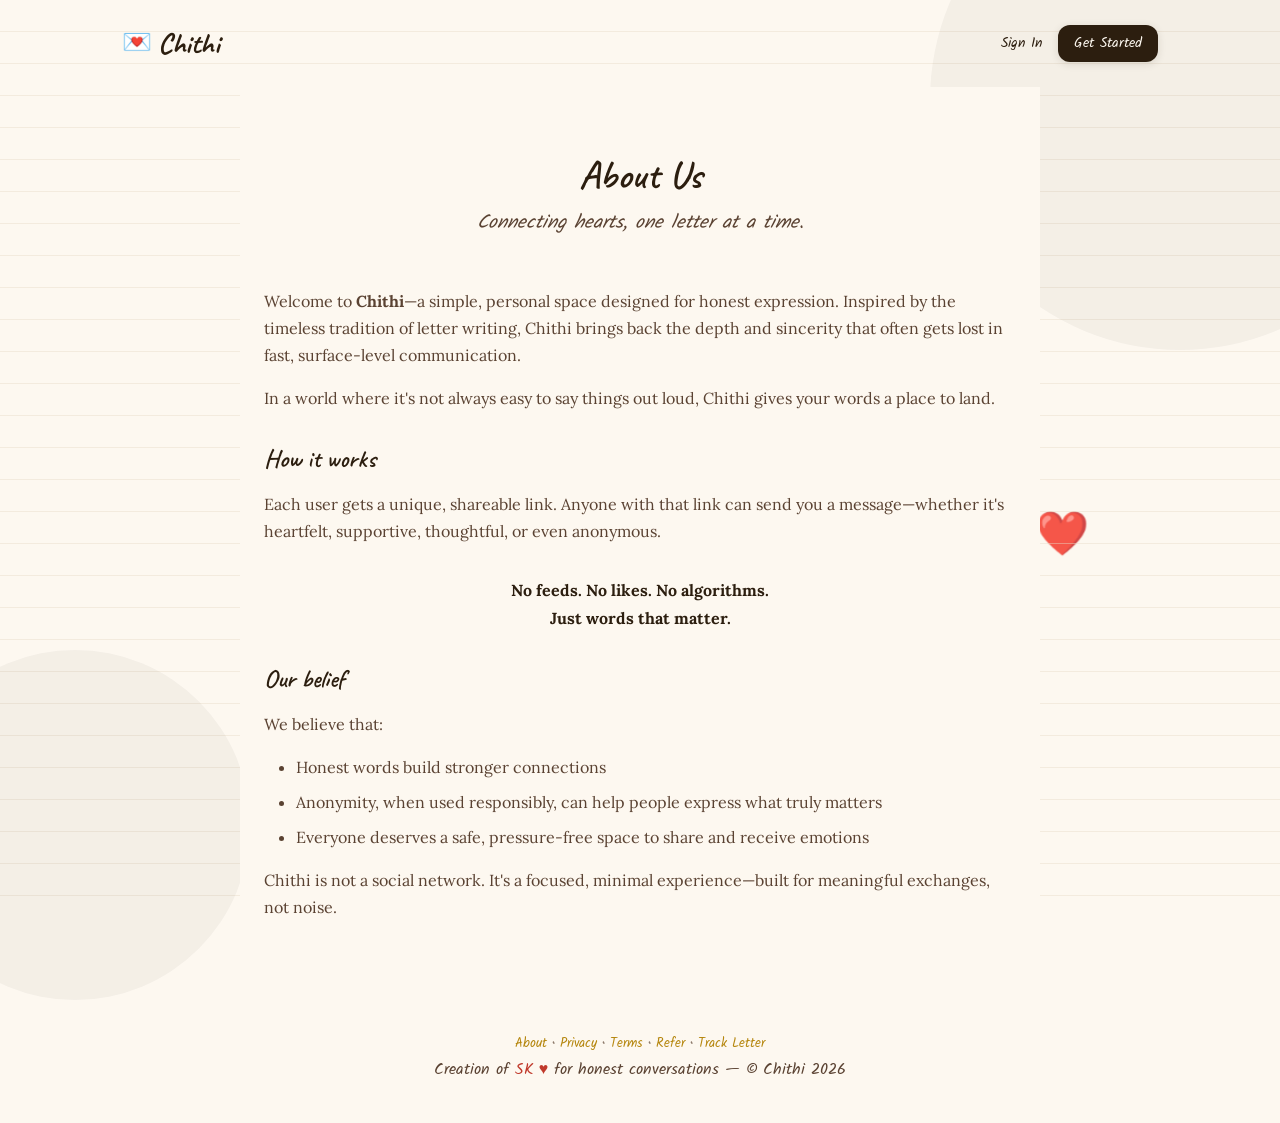
<file: about-us.html>
<!DOCTYPE html>
<html lang="en">
<head>
  <meta charset="UTF-8" />
  <meta name="viewport" content="width=device-width, initial-scale=1.0" />
  <title>About Us -Chithi</title>
  <link rel="icon" href="favicon.ico">
  <link rel="stylesheet" href="styles.css" />
  <link href="https://fonts.googleapis.com/css2?family=Caveat:wght@400;600;700&family=Dancing+Script:wght@400;600;700&family=Kalam:wght@400;700&family=Lora:ital,wght@0,400;0,500;1,400&family=Patrick+Hand&display=swap" rel="stylesheet" />
<style>
  .floating-bg{
  position:fixed;
  inset:0;
  pointer-events:none;
  overflow:hidden;
  z-index:0;
}

.float{
  position:absolute;
  opacity:0;
  transform:scale(0.8);
  transition:opacity 1.2s ease, transform 1.2s ease;
  will-change:transform, opacity;
}

/* active state */
.float.show{
  opacity:0.9;
  transform:scale(1) translateY(-20px);
}

.content-page {
      position: relative;
      z-index: 1;
      max-width: 800px;
      margin: 0 auto;
      padding: 2rem 1.5rem;
      background: var(--paper);
      min-height: 100vh;
    }

    .content-header {
      text-align: center;
      margin-bottom: 3rem;
      padding-top: 2rem;
    }

    .content-header h1 {
      font-size: 2.5rem;
      margin-bottom: 0.5rem;
      color: var(--ink);
    }

    .content-header p {
      font-size: 1.2rem;
      color: var(--ink-light);
      font-style: italic;
    }

    .content-body {
      font-family: var(--font-readable);
      font-size: 1rem;
      line-height: 1.8;
      color: var(--ink-light);
    }

    .content-body h2 {
      font-size: 1.6rem;
      color: var(--ink);
      margin-top: 2rem;
      margin-bottom: 1rem;
      font-family: var(--font-script);
    }

    .content-body h3 {
      font-size: 1.2rem;
      color: var(--ink);
      margin-top: 1.5rem;
      margin-bottom: 0.75rem;
      font-family: var(--font-script);
    }

    .content-body ul, .content-body ol {
      margin-left: 2rem;
      margin-bottom: 1rem;
    }

    .content-body li {
      margin-bottom: 0.5rem;
      line-height: 1.7;
    }

    .content-body p {
      margin-bottom: 1rem;
    }

</style>
</head>
<body class="landing-page">
<div class="floating-bg">

  <!-- back layer (blurred, slow) -->
  <div class="float b f1" style="left:8%; top:6%; font-size:3.2rem; --r:240deg;">💌</div>
  <div class="float b f2" style="left:28%; top:14%; font-size:3.6rem; --r:90deg;">✨</div>
  <div class="float b f3" style="left:62%; top:18%; font-size:4.2rem; --r:300deg;">💕</div>
  <div class="float b f4" style="left:88%; top:10%; font-size:3.5rem; --r:210deg;">📝</div>

  <!-- mid layer -->
  <div class="float m f1" style="left:12%; top:42%; font-size:3.8rem; --r:110deg;">💌</div>
  <div class="float m f2" style="left:34%; top:46%; font-size:3rem; --r:230deg;">🌸</div>
  <div class="float m f3" style="left:66%; top:40%; font-size:3.6rem; --r:310deg;">🎈</div>
  <div class="float m f4" style="left:82%; top:60%; font-size:3.4rem; --r:250deg;">📫</div>

  <!-- front layer (sharp, faster) -->
  <div class="float f f1" style="left:18%; top:72%; font-size:3.4rem; --r:220deg;">💕</div>
  <div class="float f f2" style="left:30%; top:88%; font-size:4rem; --r:260deg;">🎈</div>
  <div class="float f f3" style="left:55%; top:94%; font-size:3rem; --r:300deg;">❤️</div>
  <div class="float f f4" style="left:90%; top:80%; font-size:3.3rem; --r:40deg;">🎉</div>

</div>
  <!-- Decorative background elements -->
  <div class="bg-lines"></div>
  <div class="ink-blot ink-blot-1"></div>
  <div class="ink-blot ink-blot-2"></div>

  <div class="landing-wrap">
    <header class="site-header">
      <div class="logo">
        <span class="logo-icon">💌</span>
        <span class="logo-text">Chithi</span>
      </div>
      <nav class="header-nav">
        <a href="login.html" class="nav-link">Sign In</a>
        <a href="signup.html" class="btn-primary btn-sm">Get Started</a>
      </nav>
    </header>

  <div class="content-page">
    <div class="content-header">
      <h1>About Us</h1>
      <p>Connecting hearts, one letter at a time.</p>
    </div>

    <div class="content-body">
      <p>Welcome to <strong>Chithi</strong>—a simple, personal space designed for honest expression. Inspired by the timeless tradition of letter writing, Chithi brings back the depth and sincerity that often gets lost in fast, surface-level communication.</p>

      <p>In a world where it's not always easy to say things out loud, Chithi gives your words a place to land.</p>

      <h2>How it works</h2>
      <p>Each user gets a unique, shareable link. Anyone with that link can send you a message—whether it's heartfelt, supportive, thoughtful, or even anonymous.</p>

      <p style="text-align: center; margin: 2rem 0; font-weight: bold; color: var(--ink);">
        No feeds. No likes. No algorithms.<br>
        Just words that matter.
      </p>

      <h2>Our belief</h2>
      <p>We believe that:</p>
      <ul>
        <li>Honest words build stronger connections</li>
        <li>Anonymity, when used responsibly, can help people express what truly matters</li>
        <li>Everyone deserves a safe, pressure-free space to share and receive emotions</li>
      </ul>

      <p>Chithi is not a social network. It's a focused, minimal experience—built for meaningful exchanges, not noise.</p>
    </div>
  </div>
</div>
  <footer class="site-footer">

    <p class="footer-sub">
      <a href="about-us.html">About</a> • 
      <a href="privacy.html">Privacy</a> • 
      <a href="terms.html">Terms</a> • 
      <a href="refer.html">Refer</a> • 
      <a href="track.html">Track Letter</a>
       <p>
  Creation of 
  <span class="heart">
    <a href="https://www.facebook.com/saniat.kajol.jisan" target="_blank" rel="noopener noreferrer">
      SK
    </a> ♥
  </span> 
  for honest conversations — © Chithi <span id="year"></span>
</p>
    </p>
  </footer>

  <script>
const container = document.querySelector(".floating-bg");

const items = ["💌","✨","💕","🎈","📝","❤️","📫","🎉","💝","🌸"];

function createItem(){
  const el = document.createElement("div");
  el.className = "float";

  el.innerText = items[Math.floor(Math.random()*items.length)];

  // random position
  el.style.left = Math.random() * 100 + "vw";
  el.style.top = Math.random() * 100 + "vh";

  // random size
  el.style.fontSize = (18 + Math.random()*30) + "px";

  container.appendChild(el);

  // fade in
  setTimeout(()=> el.classList.add("show"), 100);

  // float drift
  const driftX = (Math.random() - 0.5) * 60;
  const driftY = (Math.random() - 0.5) * 60;

  let x = 0;
  let y = 0;

  function move(){
    x += driftX * 0.01;
    y += driftY * 0.01;

    el.style.transform = `translate(${x}px, ${y}px) scale(1)`;

    requestAnimationFrame(move);
  }

  move();

  // 👇 disappear randomly (key behavior)
  const life = 3000 + Math.random()*5000;

  setTimeout(()=>{
    el.classList.remove("show");

    setTimeout(()=>{
      el.remove();
    }, 1200);

  }, life);
}

// spawn loop (random timing)
function loop(){
  createItem();

  const next = 200 + Math.random()*800; // random spawn delay
  setTimeout(loop, next);
}

loop();

(function () {
    var yearEl = document.getElementById("year");
    if (yearEl) {
      yearEl.textContent = new Date().getFullYear();
    }
  })();

</script>

  <script src="clean-urls.js"></script>
</body>
</html>
</file>
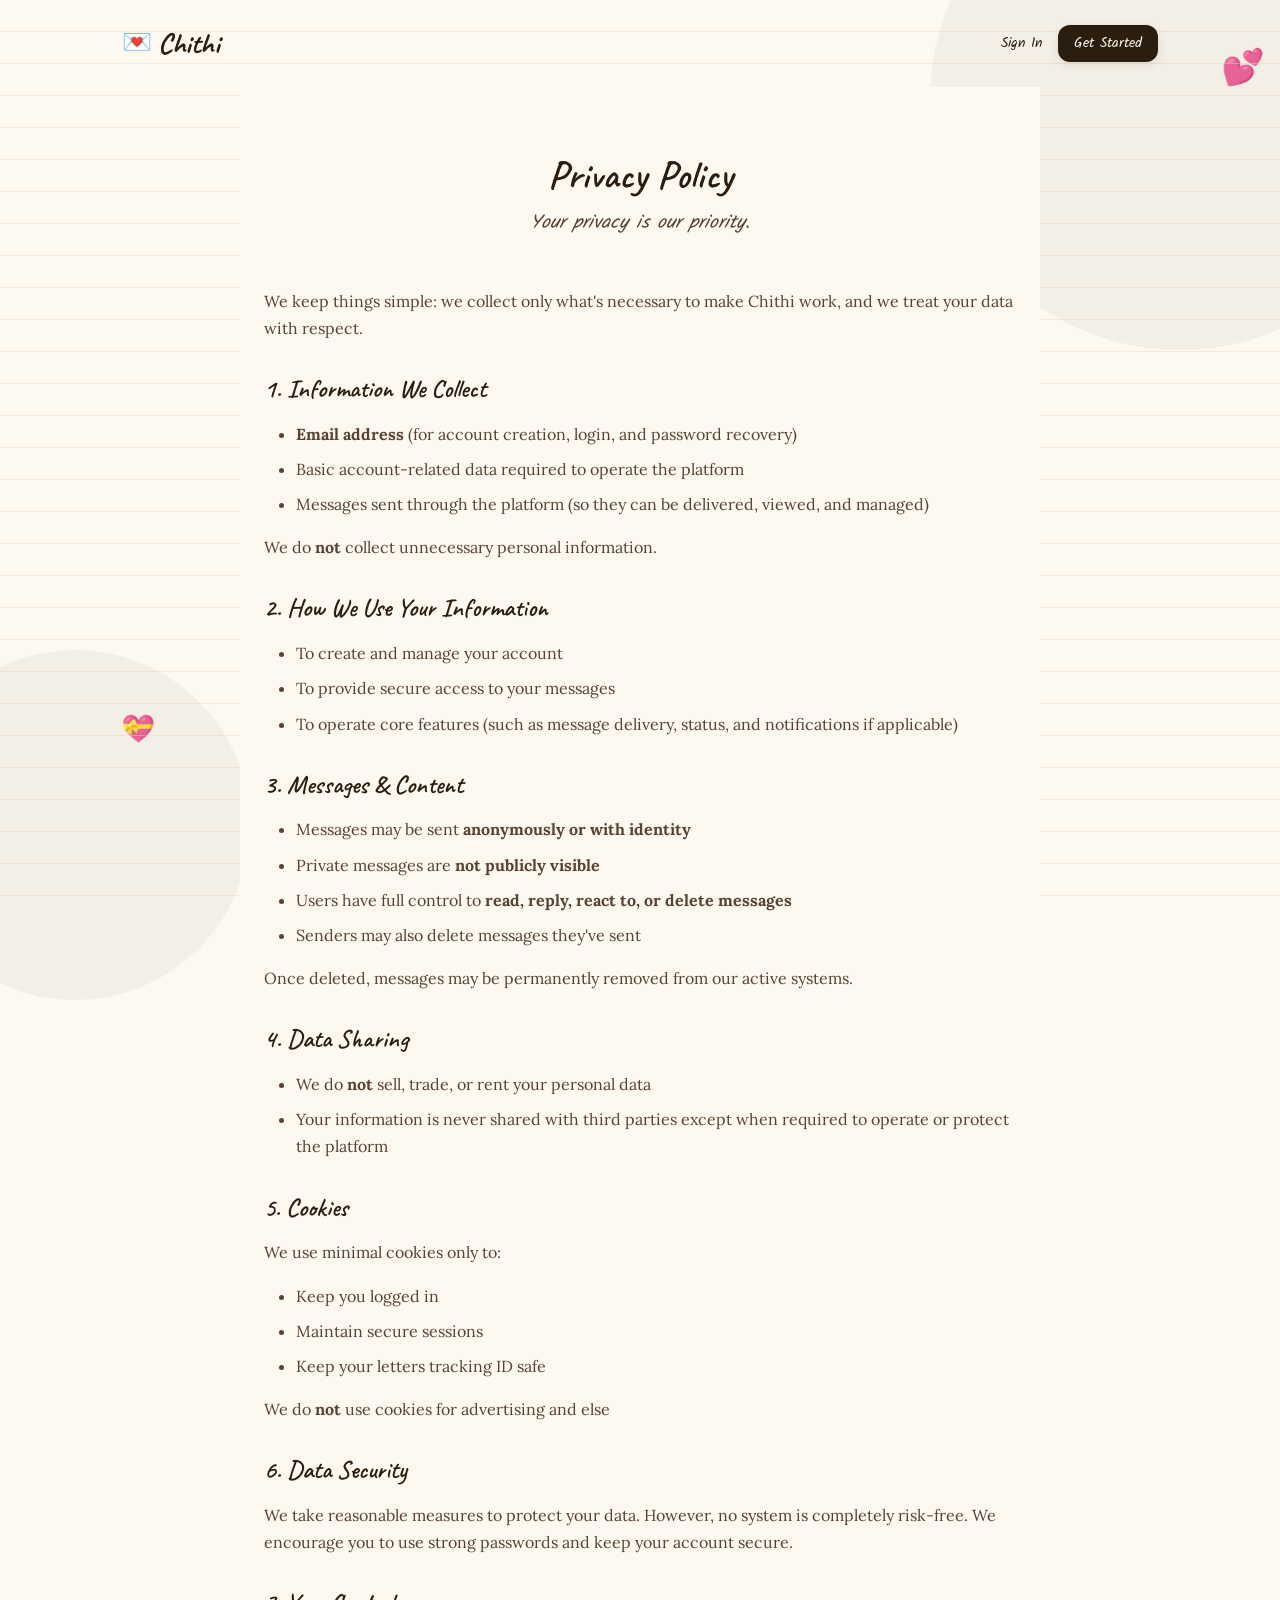
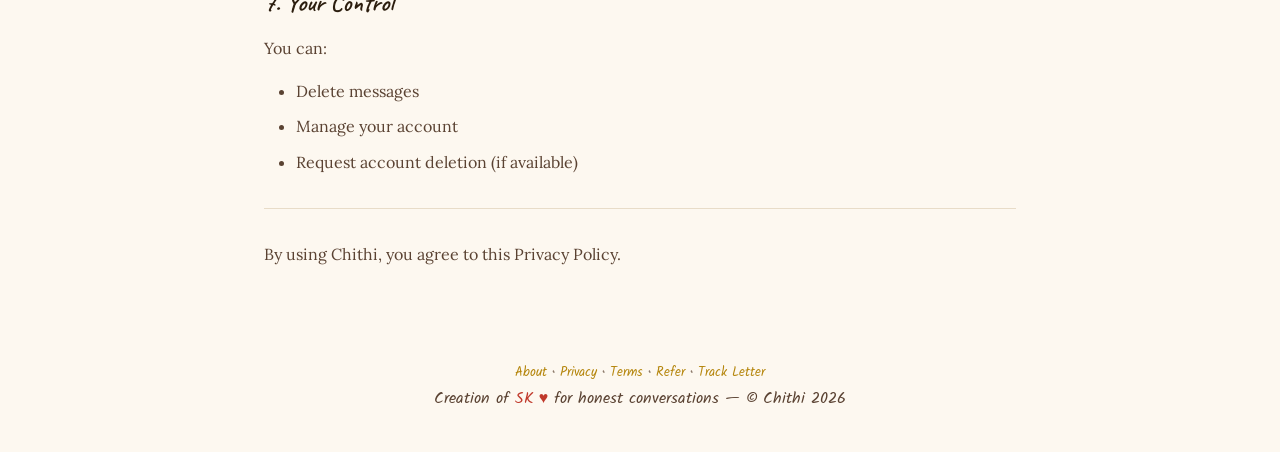
<file: privacy.html>
<!DOCTYPE html>
<html lang="en">
<head>
  <meta charset="UTF-8" />
  <meta name="viewport" content="width=device-width, initial-scale=1.0" />
  <title>Privacy Policy -Chithi</title>
  <link rel="icon" href="favicon.ico">
  <link rel="stylesheet" href="styles.css" />
  <link href="https://fonts.googleapis.com/css2?family=Caveat:wght@400;600;700&family=Dancing+Script:wght@400;600;700&family=Kalam:wght@400;700&family=Lora:ital,wght@0,400;0,500;1,400&family=Patrick+Hand&display=swap" rel="stylesheet" />
<style>
  .floating-bg{
  position:fixed;
  inset:0;
  pointer-events:none;
  overflow:hidden;
  z-index:0;
}

.float{
  position:absolute;
  opacity:0;
  transform:scale(0.8);
  transition:opacity 1.2s ease, transform 1.2s ease;
  will-change:transform, opacity;
}

/* active state */
.float.show{
  opacity:0.9;
  transform:scale(1) translateY(-20px);
}

.content-page {
      position: relative;
      z-index: 1;
      max-width: 800px;
      margin: 0 auto;
      padding: 2rem 1.5rem;
      background: var(--paper);
      min-height: 100vh;
    }

    .content-header {
      text-align: center;
      margin-bottom: 3rem;
      padding-top: 2rem;
    }

    .content-header h1 {
      font-size: 2.5rem;
      margin-bottom: 0.5rem;
      color: var(--ink);
    }

    .content-header p {
      font-size: 1.2rem;
      color: var(--ink-light);
      font-style: italic;
    }

    .content-body {
      font-family: var(--font-readable);
      font-size: 1rem;
      line-height: 1.8;
      color: var(--ink-light);
    }

    .content-body h2 {
      font-size: 1.6rem;
      color: var(--ink);
      margin-top: 2rem;
      margin-bottom: 1rem;
      font-family: var(--font-script);
    }

    .content-body h3 {
      font-size: 1.2rem;
      color: var(--ink);
      margin-top: 1.5rem;
      margin-bottom: 0.75rem;
      font-family: var(--font-script);
    }

    .content-body ul, .content-body ol {
      margin-left: 2rem;
      margin-bottom: 1rem;
    }

    .content-body li {
      margin-bottom: 0.5rem;
      line-height: 1.7;
    }

    .content-body p {
      margin-bottom: 1rem;
    }

</style>
</head>
<body class="landing-page">
<div class="floating-bg">

  <!-- back layer (blurred, slow) -->
  <div class="float b f1" style="left:8%; top:6%; font-size:3.2rem; --r:240deg;">💌</div>
  <div class="float b f2" style="left:28%; top:14%; font-size:3.6rem; --r:90deg;">✨</div>
  <div class="float b f3" style="left:62%; top:18%; font-size:4.2rem; --r:300deg;">💕</div>
  <div class="float b f4" style="left:88%; top:10%; font-size:3.5rem; --r:210deg;">📝</div>

  <!-- mid layer -->
  <div class="float m f1" style="left:12%; top:42%; font-size:3.8rem; --r:110deg;">💌</div>
  <div class="float m f2" style="left:34%; top:46%; font-size:3rem; --r:230deg;">🌸</div>
  <div class="float m f3" style="left:66%; top:40%; font-size:3.6rem; --r:310deg;">🎈</div>
  <div class="float m f4" style="left:82%; top:60%; font-size:3.4rem; --r:250deg;">📫</div>

  <!-- front layer (sharp, faster) -->
  <div class="float f f1" style="left:18%; top:72%; font-size:3.4rem; --r:220deg;">💕</div>
  <div class="float f f2" style="left:30%; top:88%; font-size:4rem; --r:260deg;">🎈</div>
  <div class="float f f3" style="left:55%; top:94%; font-size:3rem; --r:300deg;">❤️</div>
  <div class="float f f4" style="left:90%; top:80%; font-size:3.3rem; --r:40deg;">🎉</div>

</div>
  <!-- Decorative background elements -->
  <div class="bg-lines"></div>
  <div class="ink-blot ink-blot-1"></div>
  <div class="ink-blot ink-blot-2"></div>

  <div class="landing-wrap">
    <header class="site-header">
      <div class="logo">
        <span class="logo-icon">💌</span>
        <span class="logo-text">Chithi</span>
      </div>
      <nav class="header-nav">
        <a href="login.html" class="nav-link">Sign In</a>
        <a href="signup.html" class="btn-primary btn-sm">Get Started</a>
      </nav>
    </header>

  <div class="content-page">
    <div class="content-header">
      <h1>Privacy Policy</h1>
      <p>Your privacy is our priority.</p>
    </div>

    <div class="content-body">
      <p>We keep things simple: we collect only what's necessary to make Chithi work, and we treat your data with respect.</p>

      <h2>1. Information We Collect</h2>
      <ul>
        <li><strong>Email address</strong> (for account creation, login, and password recovery)</li>
        <li>Basic account-related data required to operate the platform</li>
        <li>Messages sent through the platform (so they can be delivered, viewed, and managed)</li>
      </ul>
      <p>We do <strong>not</strong> collect unnecessary personal information.</p>

      <h2>2. How We Use Your Information</h2>
      <ul>
        <li>To create and manage your account</li>
        <li>To provide secure access to your messages</li>
        <li>To operate core features (such as message delivery, status, and notifications if applicable)</li>
      </ul>

      <h2>3. Messages & Content</h2>
      <ul>
        <li>Messages may be sent <strong>anonymously or with identity</strong></li>
        <li>Private messages are <strong>not publicly visible</strong></li>
        <li>Users have full control to <strong>read, reply, react to, or delete messages</strong></li>
        <li>Senders may also delete messages they've sent</li>
      </ul>
      <p>Once deleted, messages may be permanently removed from our active systems.</p>

      <h2>4. Data Sharing</h2>
      <ul>
        <li>We do <strong>not</strong> sell, trade, or rent your personal data</li>
        <li>Your information is never shared with third parties except when required to operate or protect the platform</li>
      </ul>

      <h2>5. Cookies</h2>
      <p>We use minimal cookies only to:</p>
      <ul>
        <li>Keep you logged in</li>
        <li>Maintain secure sessions</li>
        <li>Keep your letters tracking ID safe</li>
      </ul>
      <p>We do <strong>not</strong> use cookies for advertising and else</p>

      <h2>6. Data Security</h2>
      <p>We take reasonable measures to protect your data. However, no system is completely risk-free. We encourage you to use strong passwords and keep your account secure.</p>

      <h2>7. Your Control</h2>
      <p>You can:</p>
      <ul>
        <li>Delete messages</li>
        <li>Manage your account</li>
        <li>Request account deletion (if available)</li>
      </ul>

      <p style="margin-top: 2rem; padding-top: 2rem; border-top: 1px solid var(--line-color);">By using Chithi, you agree to this Privacy Policy.</p>
    </div>
  </div>
<footer class="site-footer">

    <p class="footer-sub">
      <a href="about-us.html">About</a> • 
      <a href="privacy.html">Privacy</a> • 
      <a href="terms.html">Terms</a> • 
      <a href="refer.html">Refer</a> • 
      <a href="track.html">Track Letter</a>
       <p>
  Creation of 
  <span class="heart">
    <a href="https://www.facebook.com/saniat.kajol.jisan" target="_blank" rel="noopener noreferrer">
      SK
    </a> ♥
  </span> 
  for honest conversations — © Chithi <span id="year"></span>
</p>
    </p>
  </footer>

  <script>
const container = document.querySelector(".floating-bg");

const items = ["💌","✨","💕","🎈","📝","❤️","📫","🎉","💝","🌸"];

function createItem(){
  const el = document.createElement("div");
  el.className = "float";

  el.innerText = items[Math.floor(Math.random()*items.length)];

  // random position
  el.style.left = Math.random() * 100 + "vw";
  el.style.top = Math.random() * 100 + "vh";

  // random size
  el.style.fontSize = (18 + Math.random()*30) + "px";

  container.appendChild(el);

  // fade in
  setTimeout(()=> el.classList.add("show"), 100);

  // float drift
  const driftX = (Math.random() - 0.5) * 60;
  const driftY = (Math.random() - 0.5) * 60;

  let x = 0;
  let y = 0;

  function move(){
    x += driftX * 0.01;
    y += driftY * 0.01;

    el.style.transform = `translate(${x}px, ${y}px) scale(1)`;

    requestAnimationFrame(move);
  }

  move();

  // 👇 disappear randomly (key behavior)
  const life = 3000 + Math.random()*5000;

  setTimeout(()=>{
    el.classList.remove("show");

    setTimeout(()=>{
      el.remove();
    }, 1200);

  }, life);
}

// spawn loop (random timing)
function loop(){
  createItem();

  const next = 200 + Math.random()*800; // random spawn delay
  setTimeout(loop, next);
}

loop();

(function () {
    var yearEl = document.getElementById("year");
    if (yearEl) {
      yearEl.textContent = new Date().getFullYear();
    }
  })();

</script>

  <script src="clean-urls.js"></script>
</body>
</html>
</file>
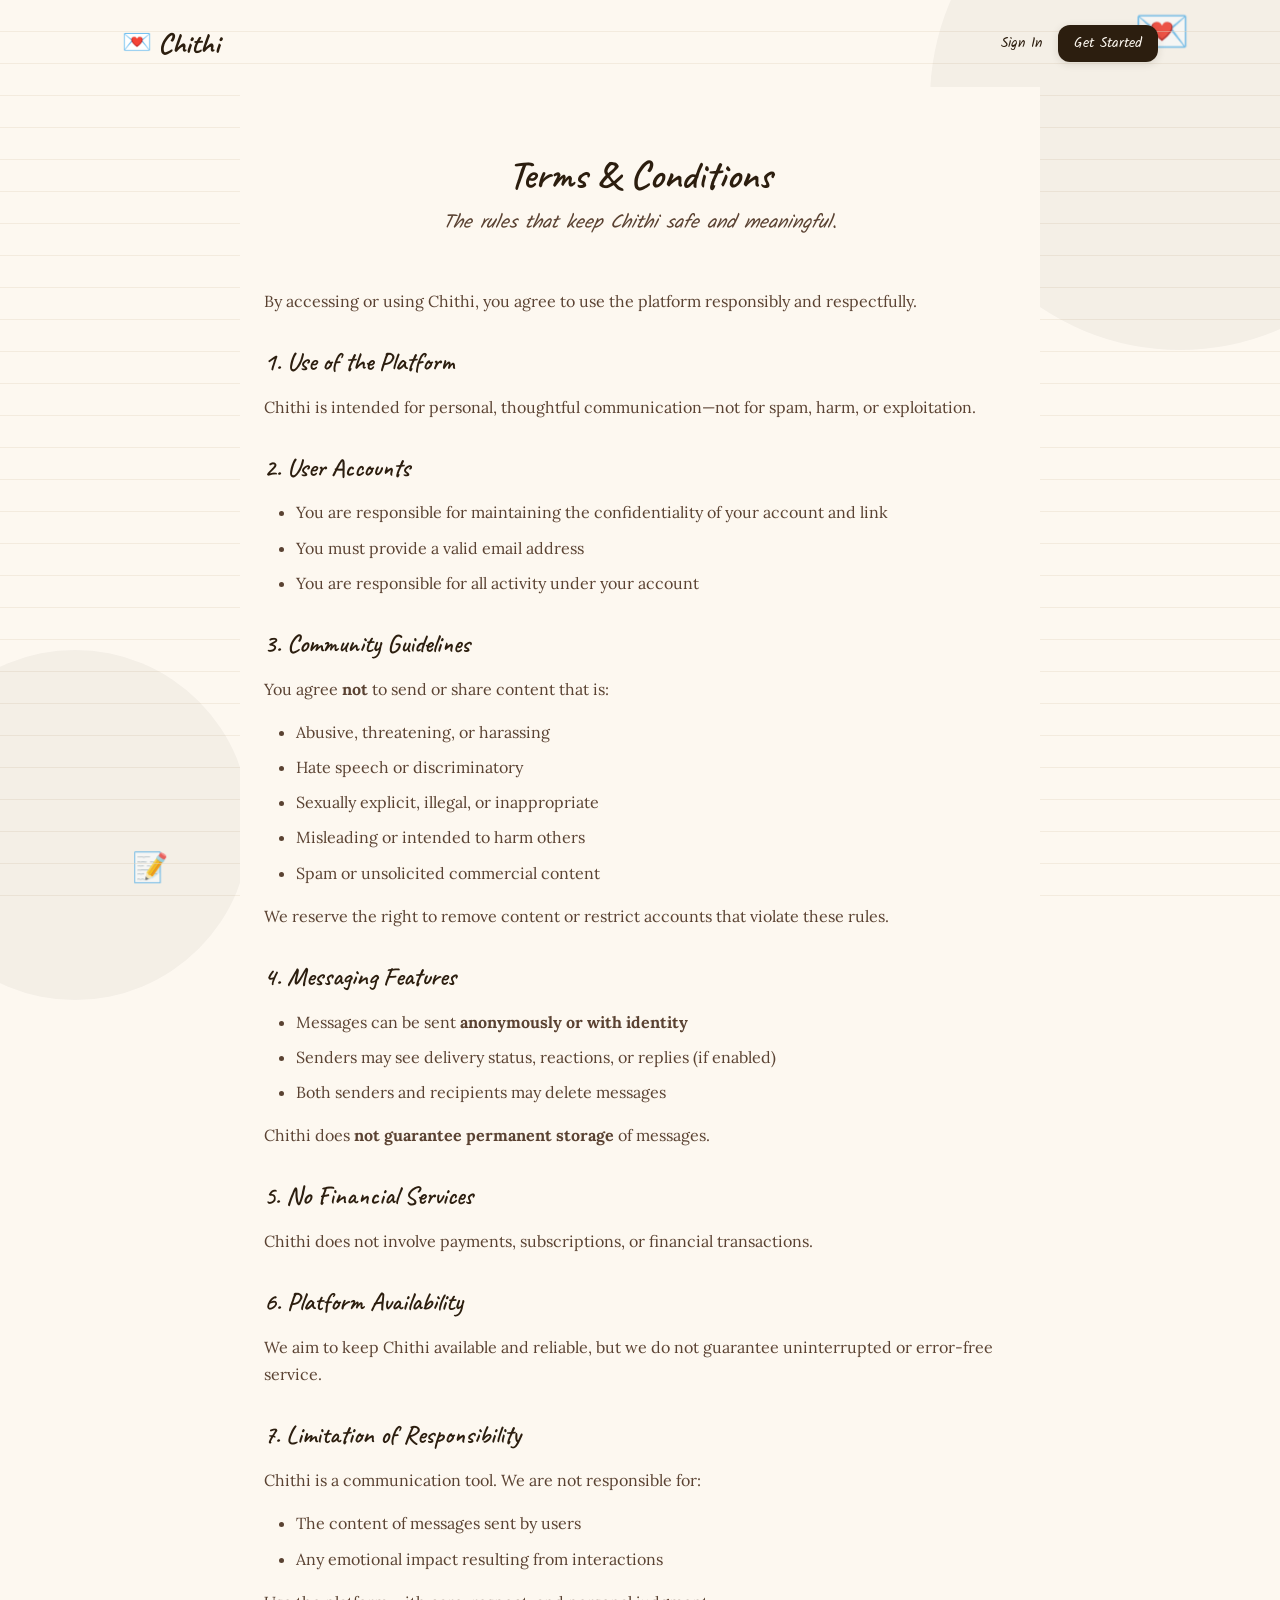
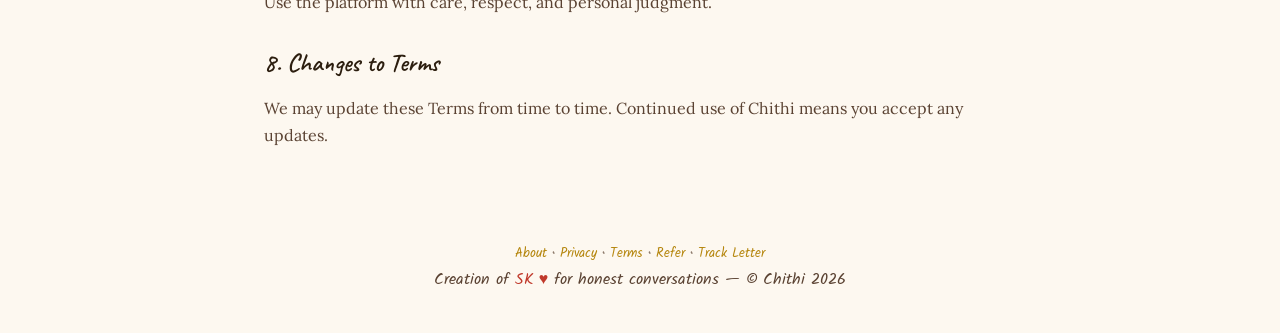
<file: terms.html>
<!DOCTYPE html>
<html lang="en">
<head>
  <meta charset="UTF-8" />
  <meta name="viewport" content="width=device-width, initial-scale=1.0" />
  <title>Terms & Conditions -Chithi</title>
  <link rel="icon" href="favicon.ico">
  <link rel="stylesheet" href="styles.css" />
  <link href="https://fonts.googleapis.com/css2?family=Caveat:wght@400;600;700&family=Dancing+Script:wght@400;600;700&family=Kalam:wght@400;700&family=Lora:ital,wght@0,400;0,500;1,400&family=Patrick+Hand&display=swap" rel="stylesheet" />
<style>
  .floating-bg{
  position:fixed;
  inset:0;
  pointer-events:none;
  overflow:hidden;
  z-index:0;
}

.float{
  position:absolute;
  opacity:0;
  transform:scale(0.8);
  transition:opacity 1.2s ease, transform 1.2s ease;
  will-change:transform, opacity;
}

/* active state */
.float.show{
  opacity:0.9;
  transform:scale(1) translateY(-20px);
}

.content-page {
      position: relative;
      z-index: 1;
      max-width: 800px;
      margin: 0 auto;
      padding: 2rem 1.5rem;
      background: var(--paper);
      min-height: 100vh;
    }

    .content-header {
      text-align: center;
      margin-bottom: 3rem;
      padding-top: 2rem;
    }

    .content-header h1 {
      font-size: 2.5rem;
      margin-bottom: 0.5rem;
      color: var(--ink);
    }

    .content-header p {
      font-size: 1.2rem;
      color: var(--ink-light);
      font-style: italic;
    }

    .content-body {
      font-family: var(--font-readable);
      font-size: 1rem;
      line-height: 1.8;
      color: var(--ink-light);
    }

    .content-body h2 {
      font-size: 1.6rem;
      color: var(--ink);
      margin-top: 2rem;
      margin-bottom: 1rem;
      font-family: var(--font-script);
    }

    .content-body h3 {
      font-size: 1.2rem;
      color: var(--ink);
      margin-top: 1.5rem;
      margin-bottom: 0.75rem;
      font-family: var(--font-script);
    }

    .content-body ul, .content-body ol {
      margin-left: 2rem;
      margin-bottom: 1rem;
    }

    .content-body li {
      margin-bottom: 0.5rem;
      line-height: 1.7;
    }

    .content-body p {
      margin-bottom: 1rem;
    }

</style>
</head>
<body class="landing-page">
<div class="floating-bg">

  <!-- back layer (blurred, slow) -->
  <div class="float b f1" style="left:8%; top:6%; font-size:3.2rem; --r:240deg;">💌</div>
  <div class="float b f2" style="left:28%; top:14%; font-size:3.6rem; --r:90deg;">✨</div>
  <div class="float b f3" style="left:62%; top:18%; font-size:4.2rem; --r:300deg;">💕</div>
  <div class="float b f4" style="left:88%; top:10%; font-size:3.5rem; --r:210deg;">📝</div>

  <!-- mid layer -->
  <div class="float m f1" style="left:12%; top:42%; font-size:3.8rem; --r:110deg;">💌</div>
  <div class="float m f2" style="left:34%; top:46%; font-size:3rem; --r:230deg;">🌸</div>
  <div class="float m f3" style="left:66%; top:40%; font-size:3.6rem; --r:310deg;">🎈</div>
  <div class="float m f4" style="left:82%; top:60%; font-size:3.4rem; --r:250deg;">📫</div>

  <!-- front layer (sharp, faster) -->
  <div class="float f f1" style="left:18%; top:72%; font-size:3.4rem; --r:220deg;">💕</div>
  <div class="float f f2" style="left:30%; top:88%; font-size:4rem; --r:260deg;">🎈</div>
  <div class="float f f3" style="left:55%; top:94%; font-size:3rem; --r:300deg;">❤️</div>
  <div class="float f f4" style="left:90%; top:80%; font-size:3.3rem; --r:40deg;">🎉</div>

</div>
  <!-- Decorative background elements -->
  <div class="bg-lines"></div>
  <div class="ink-blot ink-blot-1"></div>
  <div class="ink-blot ink-blot-2"></div>

  <div class="landing-wrap">
    <header class="site-header">
      <div class="logo">
        <span class="logo-icon">💌</span>
        <span class="logo-text">Chithi</span>
      </div>
      <nav class="header-nav">
        <a href="login.html" class="nav-link">Sign In</a>
        <a href="signup.html" class="btn-primary btn-sm">Get Started</a>
      </nav>
    </header>

  <div class="content-page">
    <div class="content-header">
      <h1>Terms & Conditions</h1>
      <p>The rules that keep Chithi safe and meaningful.</p>
    </div>

    <div class="content-body">
      <p>By accessing or using Chithi, you agree to use the platform responsibly and respectfully.</p>

      <h2>1. Use of the Platform</h2>
      <p>Chithi is intended for personal, thoughtful communication—not for spam, harm, or exploitation.</p>

      <h2>2. User Accounts</h2>
      <ul>
        <li>You are responsible for maintaining the confidentiality of your account and link</li>
        <li>You must provide a valid email address</li>
        <li>You are responsible for all activity under your account</li>
      </ul>

      <h2>3. Community Guidelines</h2>
      <p>You agree <strong>not</strong> to send or share content that is:</p>
      <ul>
        <li>Abusive, threatening, or harassing</li>
        <li>Hate speech or discriminatory</li>
        <li>Sexually explicit, illegal, or inappropriate</li>
        <li>Misleading or intended to harm others</li>
        <li>Spam or unsolicited commercial content</li>
      </ul>
      <p>We reserve the right to remove content or restrict accounts that violate these rules.</p>

      <h2>4. Messaging Features</h2>
      <ul>
        <li>Messages can be sent <strong>anonymously or with identity</strong></li>
        <li>Senders may see delivery status, reactions, or replies (if enabled)</li>
        <li>Both senders and recipients may delete messages</li>
      </ul>
      <p>Chithi does <strong>not guarantee permanent storage</strong> of messages.</p>

      <h2>5. No Financial Services</h2>
      <p>Chithi does not involve payments, subscriptions, or financial transactions.</p>

      <h2>6. Platform Availability</h2>
      <p>We aim to keep Chithi available and reliable, but we do not guarantee uninterrupted or error-free service.</p>

      <h2>7. Limitation of Responsibility</h2>
      <p>Chithi is a communication tool. We are not responsible for:</p>
      <ul>
        <li>The content of messages sent by users</li>
        <li>Any emotional impact resulting from interactions</li>
      </ul>
      <p>Use the platform with care, respect, and personal judgment.</p>

      <h2>8. Changes to Terms</h2>
      <p>We may update these Terms from time to time. Continued use of Chithi means you accept any updates.</p>

    </div>
  </div>

  <footer class="site-footer">

    <p class="footer-sub">
      <a href="about-us.html">About</a> • 
      <a href="privacy.html">Privacy</a> • 
      <a href="terms.html">Terms</a> • 
      <a href="refer.html">Refer</a> • 
      <a href="track.html">Track Letter</a>
       <p>
  Creation of 
  <span class="heart">
    <a href="https://www.facebook.com/saniat.kajol.jisan" target="_blank" rel="noopener noreferrer">
      SK
    </a> ♥
  </span> 
  for honest conversations — © Chithi <span id="year"></span>
</p>
    </p>
  </footer>

  <script>
const container = document.querySelector(".floating-bg");

const items = ["💌","✨","💕","🎈","📝","❤️","📫","🎉","💝","🌸"];

function createItem(){
  const el = document.createElement("div");
  el.className = "float";

  el.innerText = items[Math.floor(Math.random()*items.length)];

  // random position
  el.style.left = Math.random() * 100 + "vw";
  el.style.top = Math.random() * 100 + "vh";

  // random size
  el.style.fontSize = (18 + Math.random()*30) + "px";

  container.appendChild(el);

  // fade in
  setTimeout(()=> el.classList.add("show"), 100);

  // float drift
  const driftX = (Math.random() - 0.5) * 60;
  const driftY = (Math.random() - 0.5) * 60;

  let x = 0;
  let y = 0;

  function move(){
    x += driftX * 0.01;
    y += driftY * 0.01;

    el.style.transform = `translate(${x}px, ${y}px) scale(1)`;

    requestAnimationFrame(move);
  }

  move();

  // 👇 disappear randomly (key behavior)
  const life = 3000 + Math.random()*5000;

  setTimeout(()=>{
    el.classList.remove("show");

    setTimeout(()=>{
      el.remove();
    }, 1200);

  }, life);
}

// spawn loop (random timing)
function loop(){
  createItem();

  const next = 200 + Math.random()*800; // random spawn delay
  setTimeout(loop, next);
}

loop();

(function () {
    var yearEl = document.getElementById("year");
    if (yearEl) {
      yearEl.textContent = new Date().getFullYear();
    }
  })();

</script>

  <script src="clean-urls.js"></script>
</body>
</html>
</file>
<file: styles.css>
/* ============================================================
   CHITHI — CSS Styles
   Paper & ink aesthetic with readable handwriting + Lora fonts
   ============================================================ */

/* ---------- CSS Variables ---------- */
:root {
  --paper:       #fdf8f0;
  --paper-dark:  #f5eed8;
  --paper-card:  #fffdf7;
  --ink:         #2c1e0f;
  --ink-light:   #5a4232;
  --ink-faint:   #8c7a6b;
  --red:         #c0392b;
  --red-dark:    #922b21;
  --gold:        #b5860d;
  --line-color:  #e8dcc8;
  --shadow:      rgba(44, 30, 15, 0.12);
  --shadow-deep: rgba(44, 30, 15, 0.22);
  --success:     #27ae60;
  --radius:      12px;
  --font-script: 'Caveat', cursive;
  --font-hand-soft: 'Caveat', cursive;
  --font-hand-simple: 'Patrick Hand', cursive;
  --font-hand-notebook: 'Kalam', cursive;
  --font-readable: 'Lora', Georgia, serif;
  --font-body:   var(--font-hand-notebook);
}

/* ---------- Reset & Base ---------- */
*, *::before, *::after { box-sizing: border-box; margin: 0; padding: 0; }

html { font-size: 16px; scroll-behavior: smooth; }

html, body {
  font-family: var(--font-body);
  background-color: var(--paper);
  color: var(--ink);
  min-height: 100vh;
  position: relative;
  overflow-x: hidden;
  width: 100%;
}

/* Ruled-paper background lines */
.bg-lines {
  position: fixed;
  inset: 0;
  pointer-events: none;
  z-index: 0;
  background-image: repeating-linear-gradient(
    to bottom,
    transparent,
    transparent 31px,
    var(--line-color) 31px,
    var(--line-color) 32px
  );
  opacity: 0.45;
}

/* Ink blots */
.ink-blot {
  position: fixed;
  border-radius: 50%;
  opacity: 0.04;
  pointer-events: none;
  z-index: 0;
  background: var(--ink);
}
.ink-blot-1 { width: 500px; height: 500px; top: -150px; right: -150px; }
.ink-blot-2 { width: 350px; height: 350px; bottom: -100px; left: -100px; }

a { color: var(--gold); text-decoration: none; }
a:hover { text-decoration: underline; }

/* ---------- Typography ---------- */
h1, h2, h3 { font-family: var(--font-script); font-weight: 600; line-height: 1.2; }
p { line-height: 1.7; color: var(--ink-light); }
code { font-family: monospace; font-size: 0.88rem; background: var(--paper-dark); padding: 2px 6px; border-radius: 4px; }

/* ---------- Logo ---------- */
.logo {
  display: inline-flex;
  align-items: center;
  gap: 0.4rem;
  text-decoration: none;
  color: var(--ink);
}
.logo-icon { font-size: 1.5rem; }
.logo-text {
  font-family: var(--font-script);
  font-size: 1.8rem;
  font-weight: 700;
  color: var(--ink);
  letter-spacing: -0.02em;
}

/* ---------- Buttons ---------- */
.btn-primary {
  display: inline-flex;
  align-items: center;
  gap: 0.5rem;
  background: var(--ink);
  color: var(--paper) !important;
  font-family: var(--font-body);
  font-size: 0.95rem;
  font-weight: 500;
  padding: 0.7rem 1.5rem;
  border-radius: var(--radius);
  border: none;
  cursor: pointer;
  transition: background 0.2s, transform 0.15s, box-shadow 0.2s;
  text-decoration: none;
  box-shadow: 0 2px 8px var(--shadow);
}
.btn-primary:hover {
  background: var(--ink-light);
  transform: translateY(-1px);
  box-shadow: 0 4px 14px var(--shadow-deep);
  text-decoration: none;
}
.btn-primary.btn-lg { font-size: 1.05rem; padding: 0.9rem 2rem; }
.btn-primary.btn-sm { font-size: 0.85rem; padding: 0.5rem 1rem; }
.btn-primary.btn-full { width: 100%; justify-content: center; }

.btn-ghost {
  display: inline-flex;
  align-items: center;
  gap: 0.4rem;
  background: transparent;
  color: var(--ink) !important;
  font-family: var(--font-body);
  font-size: 0.9rem;
  padding: 0.65rem 1.3rem;
  border-radius: var(--radius);
  border: 1.5px solid var(--line-color);
  cursor: pointer;
  transition: border-color 0.2s, background 0.2s;
  text-decoration: none;
}
.btn-ghost:hover { border-color: var(--ink-faint); background: var(--paper-dark); text-decoration: none; }
.btn-ghost.btn-sm { font-size: 0.82rem; padding: 0.45rem 0.9rem; }
.btn-ghost.btn-full { width: 100%; justify-content: center; }

.btn-google {
  display: inline-flex;
  align-items: center;
  justify-content: center;
  gap: 0.65rem;
  width: 100%;
  background: #fff;
  color: var(--ink) !important;
  font-family: var(--font-body);
  font-size: 0.95rem;
  font-weight: 500;
  padding: 0.7rem 1.2rem;
  border-radius: var(--radius);
  border: 1.5px solid var(--line-color);
  cursor: pointer;
  box-shadow: 0 2px 8px var(--shadow);
  transition: border-color 0.2s, transform 0.15s, box-shadow 0.2s;
}
.btn-google:hover {
  border-color: var(--ink-faint);
  transform: translateY(-1px);
  box-shadow: 0 4px 14px var(--shadow);
}
.btn-google:disabled {
  cursor: wait;
  opacity: 0.7;
  transform: none;
}
.google-mark {
  width: 22px;
  height: 22px;
  display: inline-flex;
  align-items: center;
  justify-content: center;
  border-radius: 50%;
  border: 1px solid #e5e0d5;
  color: #4285f4;
  font-family: Arial, sans-serif;
  font-weight: 700;
  font-size: 0.95rem;
  background: #fff;
}

.btn-danger {
  display: inline-flex;
  align-items: center;
  justify-content: center;
  gap: 0.5rem;
  width: 100%;
  background: var(--red);
  color: #fff !important;
  font-family: var(--font-body);
  font-size: 0.95rem;
  font-weight: 500;
  padding: 0.7rem 1.5rem;
  border-radius: var(--radius);
  border: none;
  cursor: pointer;
  transition: background 0.2s;
}
.btn-danger:hover { background: var(--red-dark); }

.btn-arrow { margin-left: 0.2rem; transition: transform 0.2s; }
.btn-primary:hover .btn-arrow { transform: translateX(3px); }

/* ---------- Spinner ---------- */
.spinner {
  width: 16px; height: 16px;
  border: 2px solid rgba(255,255,255,0.3);
  border-top-color: #fff;
  border-radius: 50%;
  animation: spin 0.6s linear infinite;
}
.spinner-large {
  width: 32px; height: 32px;
  border: 3px solid var(--line-color);
  border-top-color: var(--ink);
  border-radius: 50%;
  animation: spin 0.7s linear infinite;
  margin: 0 auto;
}
@keyframes spin { to { transform: rotate(360deg); } }

/* ---------- Forms ---------- */
.form-group {
  margin-bottom: 1.2rem;
  position: relative;
}
.form-group label,
.form-label {
  display: block;
  font-size: 0.85rem;
  font-weight: 500;
  color: var(--ink-faint);
  margin-bottom: 0.4rem;
  letter-spacing: 0.03em;
  text-transform: uppercase;
}
.style-note {
  margin: 0 0 0.75rem;
  font-size: 0.88rem;
  color: var(--ink-light);
  line-height: 1.5;
}
.form-group input,
.form-group textarea,
.form-group select {
  width: 100%;
  background: var(--paper-card);
  border: 1.5px solid var(--line-color);
  border-radius: 8px;
  padding: 0.7rem 0.9rem;
  font-family: var(--font-body);
  font-size: 0.97rem;
  color: var(--ink);
  transition: border-color 0.2s, box-shadow 0.2s;
  outline: none;
  resize: vertical;
}
.form-group input:focus,
.form-group textarea:focus,
.form-group select:focus {
  border-color: var(--ink-light);
  box-shadow: 0 0 0 3px rgba(44,30,15,0.07);
}
.form-group textarea {
  font-family: var(--font-script);
  font-size: 1.2rem;
  line-height: 1.75;
  min-height: 140px;
}
.form-group select {
  appearance: none;
  background-image:
    linear-gradient(45deg, transparent 50%, var(--ink-faint) 50%),
    linear-gradient(135deg, var(--ink-faint) 50%, transparent 50%);
  background-position:
    calc(100% - 18px) 50%,
    calc(100% - 12px) 50%;
  background-size: 6px 6px, 6px 6px;
  background-repeat: no-repeat;
  cursor: pointer;
}

.font-normal { font-family: var(--font-readable); }
.font-hand-caveat { font-family: var(--font-hand-soft); }
.font-hand-patrick { font-family: var(--font-hand-simple); }
.font-hand-kalam { font-family: var(--font-hand-notebook); }
.hidden-language { display: none !important; }
.font-choice-row {
  display: grid;
  grid-template-columns: repeat(4, minmax(0, 1fr));
  gap: 0.45rem;
}
.bg-choice-row {
  display: grid;
  grid-template-columns: repeat(4, minmax(0, 1fr));
  gap: 0.45rem;
}
.style-choice-row {
  display: grid;
  grid-template-columns: repeat(4, minmax(0, 1fr));
  gap: 0.65rem;
}
.style-choice {
  position: relative;
  display: flex;
  flex-direction: column;
  align-items: stretch;
  gap: 0.4rem;
  padding: 0.5rem;
  border: 1.5px solid var(--line-color);
  border-radius: 14px;
  background: rgba(255, 250, 240, 0.75);
  color: var(--ink);
  cursor: pointer;
  transition: border-color 0.2s, box-shadow 0.2s, transform 0.15s;
}
.style-choice input {
  position: absolute;
  opacity: 0;
  pointer-events: none;
}
.style-choice-name {
  position: absolute;
  bottom: 6px;             
  left: 50%;
  transform: translateX(-50%);

  font-size: 0.6rem;
  padding: 2px 6px;
  border-radius: 999px; 
  backdrop-filter: blur(4px);
  color: var(--ink);
  line-height: 1;
}
.style-card-sample {
  position: relative;       
  display: grid;
  place-items: center;

  width: 100%;
  min-height: 80px;
  border-radius: 14px;

  font-size: 1.35rem;
  font-weight: 600;
  color: var(--ink);
}
.style-choice:has(input:checked) {
  border-color: var(--gold);
  box-shadow: 0 10px 24px rgba(178, 123, 52, 0.16);
  transform: translateY(-1px);
}
.style-choice:has(input:checked) .style-choice-name {
  color: var(--ink);
  font-weight: 600;
}
.hidden-language {
  display: none !important;
}
.form-group .font-choice,
.form-group .bg-choice {
  position: relative;
  display: flex;
  min-width: 0;
  min-height: 74px;
  flex-direction: column;
  align-items: center;
  justify-content: center;
  gap: 0.15rem;
  margin: 0;
  padding: 0.55rem 0.35rem;
  border: 1.5px solid var(--line-color);
  border-radius: 8px;
  background: rgba(255, 250, 240, 0.72);
  color: var(--ink-light);
  cursor: pointer;
  text-align: center;
  text-transform: none;
  letter-spacing: 0;
  transition: border-color 0.18s, background 0.18s, box-shadow 0.18s, transform 0.18s;
}
.font-choice input,
.bg-choice input {
  position: absolute;
  opacity: 0;
  pointer-events: none;
}
.font-choice-sample {
  display: block;
  line-height: 1;
  font-size: 1.55rem;
}
.font-choice-name {
  display: block;
  max-width: 100%;
  overflow: hidden;
  color: var(--ink-faint);
  font-family: var(--font-body);
  font-size: 0.7rem;
  line-height: 1.15;
  text-overflow: ellipsis;
  white-space: nowrap;
}
.bg-swatch {
  display: block;
  width: 34px;
  height: 28px;
  border: 1px solid rgba(44,30,15,0.12);
  border-radius: 6px;
  box-shadow: inset 0 0 0 1px rgba(255,255,255,0.45);
}
.bg-choice-name {
  display: block;
  max-width: 100%;
  overflow: hidden;
  color: var(--ink-faint);
  font-family: var(--font-body);
  font-size: 0.7rem;
  line-height: 1.15;
  text-overflow: ellipsis;
  white-space: nowrap;
}
.font-choice:has(input:checked),
.bg-choice:has(input:checked) {
  border-color: var(--gold);
  background: #fff6df;
  box-shadow: 0 7px 20px rgba(178, 123, 52, 0.16);
  transform: translateY(-1px);
}
.font-choice:has(input:checked) .font-choice-name,
.bg-choice:has(input:checked) .bg-choice-name {
  color: var(--ink);
  font-weight: 600;
}
.font-choice:focus-within,
.bg-choice:focus-within {
  border-color: var(--ink-light);
  box-shadow: 0 0 0 3px rgba(44,30,15,0.07);
}
.bg-paper,
.letter-bg-paper {
  background:
    linear-gradient(180deg, rgba(255,255,255,0.36), rgba(255,255,255,0) 42%),
    #fffdf7;
}
.bg-rose,
.letter-bg-rose {
  background:
    radial-gradient(circle at 18% 16%, rgba(255,255,255,0.6), transparent 30%),
    linear-gradient(135deg, #fff6f1, #ffe2dc);
}
.bg-mint,
.letter-bg-mint {
  background:
    radial-gradient(circle at 18% 16%, rgba(255,255,255,0.56), transparent 30%),
    linear-gradient(135deg, #f4fff8, #d9f1df);
}
.bg-sky,
.letter-bg-sky {
  background:
    radial-gradient(circle at 18% 16%, rgba(255,255,255,0.58), transparent 30%),
    linear-gradient(135deg, #f5fbff, #dbeeff);
}

.char-count {
  text-align: right;
  font-size: 0.78rem;
  color: var(--ink-faint);
  margin-top: 0.3rem;
}

/* Input with prefix */
.input-prefix-wrap {
  display: flex;
  align-items: center;
  border: 1.5px solid var(--line-color);
  border-radius: 8px;
  overflow: hidden;
  background: var(--paper-card);
  transition: border-color 0.2s;
}
.input-prefix-wrap:focus-within { border-color: var(--ink-light); }
.input-prefix {
  background: var(--paper-dark);
  padding: 0.7rem 0.8rem;
  font-size: 0.82rem;
  color: var(--ink-faint);
  white-space: nowrap;
  border-right: 1.5px solid var(--line-color);
}
.input-prefix-wrap input {
  border: none !important;
  box-shadow: none !important;
  border-radius: 0 !important;
  background: transparent;
}

.field-status {
  font-size: 0.82rem;
  margin-top: 0.35rem;
  min-height: 1.2em;
}
.field-status.ok  { color: var(--success); }
.field-status.err { color: var(--red); }
.field-status.locked { color: var(--ink-faint); }
.form-group input:disabled {
  opacity: 0.55;
  cursor: not-allowed;
  background: var(--paper-dark);
}

/* Error messages */
.error-msg {
  background: #fdecea;
  border: 1px solid #f5c6c4;
  color: var(--red);
  border-radius: 8px;
  padding: 0.7rem 1rem;
  font-size: 0.9rem;
  margin-bottom: 1rem;
}

/* ---------- Utility ---------- */
.hidden { display: none !important; }
.text-center { text-align: center; }

/* ============================================================
   LANDING PAGE
   ============================================================ */
.landing-page .site-header {
  position: relative;
  z-index: 10;
  display: flex;
  align-items: center;
  justify-content: space-between;
  padding: 1.5rem 2rem;
  max-width: 1100px;
  margin: 0 auto;
}
.header-nav { display: flex; align-items: center; gap: 1rem; }
.nav-link { font-size: 0.9rem; color: var(--ink); }

.landing-wrap { position: relative; z-index: 1; }

/* Hero */
.hero {
  display: flex;
  align-items: center;
  justify-content: space-between;
  gap: 3rem;
  max-width: 1100px;
  margin: 0 auto;
  padding: 4rem 2rem 5rem;
}
.hero-content { flex: 1; max-width: 540px; }
.hero-eyebrow {
  font-size: 0.85rem;
  text-transform: uppercase;
  letter-spacing: 0.12em;
  color: var(--gold);
  margin-bottom: 1rem;
  font-family: var(--font-body);
  font-weight: 500;
}
.hero-title {
  font-size: clamp(2.8rem, 5vw, 4rem);
  font-weight: 700;
  line-height: 1.1;
  color: var(--ink);
  margin-bottom: 1.3rem;
}
.hero-title em { color: var(--gold); font-style: normal; }
.hero-subtitle {
  font-size: 1.05rem;
  line-height: 1.75;
  color: var(--ink-light);
  margin-bottom: 2rem;
}
.hero-actions {
  display: flex;
  align-items: center;
  gap: 1rem;
  flex-wrap: wrap;
}

/* Hero letter decoration */
.hero-letter {
  flex-shrink: 0;
  width: 300px;
  transform: rotate(2deg);
  filter: drop-shadow(0 10px 30px var(--shadow-deep));
}
.letter-paper {
  background: var(--paper-card);
  border: 1px solid var(--line-color);
  border-radius: 4px;
  padding: 2rem 1.8rem 2.5rem;
  position: relative;
  background-image: repeating-linear-gradient(
    to bottom, transparent, transparent 31px, var(--line-color) 31px, var(--line-color) 32px
  );
}
.letter-lines { display: none; }
.letter-preview-text {
  font-family: var(--font-script);
  font-size: 1.05rem;
  line-height: 2;
  color: var(--ink);
  position: relative;
  z-index: 1;
}
.letter-stamp {
  position: absolute;
  top: 1rem; right: 1rem;
  width: 42px; height: 42px;
  background: var(--ink);
  color: var(--paper);
  border-radius: 4px;
  display: flex;
  align-items: center;
  justify-content: center;
  font-size: 1.2rem;
  opacity: 0.7;
}
.letter-tag {
  position: absolute;
  bottom: 1rem; right: 1.2rem;
  font-size: 0.78rem;
  font-family: var(--font-body);
  color: var(--ink-faint);
  letter-spacing: 0.06em;
  text-transform: uppercase;
}

/* Stats Section */
.stats-section {
  background: var(--paper-dark);
  border-top: 1px solid var(--line-color);
  border-bottom: 1px solid var(--line-color);
  padding: 3rem 2rem;
  text-align: center;
  position: relative;
  z-index: 1;
}
.stats-container {
  display: flex;
  align-items: center;
  justify-content: center;
  gap: 3rem;
  flex-wrap: wrap;
  max-width: 800px;
  margin: 0 auto;
}
.stat-item {
  background: var(--paper-card);
  border: 1px solid var(--line-color);
  border-radius: var(--radius);
  padding: 1.5rem 2rem;
  min-width: 160px;
  box-shadow: 0 2px 8px var(--shadow);
}
.stat-number {
  font-family: var(--font-script);
  font-size: 2.2rem;
  font-weight: 700;
  color: var(--ink);
  line-height: 1;
  margin-bottom: 0.5rem;
}
.loading-dots {
  display: inline-flex;
  align-items: center;
  justify-content: center;
  gap: 0.18em;
  min-height: 1em;
  min-width: 1.15em;
  vertical-align: middle;
}
.loading-dots span {
  width: 0.18em;
  height: 0.18em;
  border-radius: 50%;
  background: currentColor;
  opacity: 0.35;
  animation: loadingDotWave 0.9s ease-in-out infinite;
}
.loading-dots span:nth-child(2) {
  animation-delay: 0.12s;
}
.loading-dots span:nth-child(3) {
  animation-delay: 0.24s;
}
@keyframes loadingDotWave {
  0%, 80%, 100% {
    opacity: 0.35;
    transform: translateY(0);
  }
  40% {
    opacity: 1;
    transform: translateY(-0.16em);
  }
}
.stat-text {
  font-family: var(--font-script);
  font-size: 2.2rem;
  font-weight: 700;
  color: var(--ink);
  line-height: 1;
  margin-bottom: 0.5rem;
}
.stat-label {
  font-size: 0.85rem;
  color: var(--ink-light);
  text-transform: uppercase;
  letter-spacing: 0.08em;
  font-weight: 500;
}

/* How it works */
.how-it-works {
  background: var(--paper-dark);
  border-top: 1px solid var(--line-color);
  border-bottom: 1px solid var(--line-color);
  padding: 4rem 2rem;
  text-align: center;
  position: relative;
  z-index: 1;
}
.how-it-works h2 {
  font-size: 2.2rem;
  color: var(--ink);
  margin-bottom: 2.5rem;
}
.steps {
  display: flex;
  align-items: flex-start;
  justify-content: center;
  gap: 1.5rem;
  flex-wrap: wrap;
  max-width: 800px;
  margin: 0 auto;
}
.step {
  background: var(--paper-card);
  border: 1px solid var(--line-color);
  border-radius: var(--radius);
  padding: 1.8rem 1.5rem;
  max-width: 220px;
  box-shadow: 0 2px 8px var(--shadow);
}
.step-num {
  font-family: var(--font-script);
  font-size: 2.5rem;
  color: var(--line-color);
  line-height: 1;
  margin-bottom: 0.8rem;
}
.step h3 { font-size: 1.1rem; color: var(--ink); margin-bottom: 0.5rem; }
.step p { font-size: 0.88rem; }
.step-arrow {
  font-size: 1.5rem;
  color: var(--line-color);
  align-self: center;
  margin-top: -1rem;
}

/* Landing footer */
.site-footer {
  text-align: center;
  padding: 2.5rem;
  position: relative;
  z-index: 1;
}
.site-footer .heart { color: var(--red); }
.site-footer .heart a { color: inherit; text-decoration: none; }
.site-footer .heart a:hover { text-decoration: underline; }
.footer-sub { font-size: 0.82rem; color: var(--ink-faint); margin-top: 0.4rem; }

/* ============================================================
   AUTH PAGES (Login / Signup)
   ============================================================ */
.auth-page {
  display: flex;
  align-items: center;
  justify-content: center;
  min-height: 100vh;
  padding: 2rem 1rem;
}
.auth-wrap {
  display: flex;
  flex-direction: column;
  align-items: center;
  min-height: 100vh;
  padding: 2rem 1rem 3rem;
  position: relative;
  z-index: 1;
  max-width: 600px;  
  margin: 0 auto;     
  width: 100%;       
}
.auth-logo { margin-bottom: 0.5rem; }
.auth-card {
  width: 100%;
  background: var(--paper-card);
  border: 1px solid var(--line-color);
  border-radius: var(--radius);
  padding: 2rem 2rem 2.2rem;
  box-shadow: 0 4px 20px var(--shadow);
}
.auth-title {
  font-size: 1.9rem;
  color: var(--ink);
  margin-bottom: 0.4rem;
}
.auth-sub {
  font-size: 0.93rem;
  color: var(--ink-faint);
  margin-bottom: 1.8rem;
}
.auth-switch {
  text-align: center;
  font-size: 0.88rem;
  color: var(--ink-faint);
  margin-top: 1.2rem;
}
.auth-divider {
  display: flex;
  align-items: center;
  gap: 0.8rem;
  margin: 1rem 0;
  color: var(--ink-faint);
  font-size: 0.78rem;
  text-transform: uppercase;
  letter-spacing: 0.08em;
}
.auth-divider::before,
.auth-divider::after {
  content: "";
  flex: 1;
  height: 1px;
  background: var(--line-color);
}

/* ============================================================
   DASHBOARD
   ============================================================ */
.dashboard-page { padding-bottom: 4rem; }
.dash-nav {
  position: sticky;
  top: 0;
  z-index: 100;
  display: flex;
  align-items: center;
  justify-content: space-between;
  padding: 1rem 2rem;
  background: rgba(253,248,240,0.92);
  backdrop-filter: blur(1px);
  border-bottom: 1px solid var(--line-color);
}
.dash-nav-right { display: flex; align-items: center; gap: 0.8rem; }
.user-pill {
  display: flex;
  align-items: center;
  gap: 0.45rem;
  font-size: 0.88rem;
  color: var(--ink-light);
  background: var(--paper-dark);
  border: 1px solid var(--line-color);
  border-radius: 999px;
  padding: 0.3rem 0.8rem;
}
.user-dot {
  width: 7px; height: 7px;
  background: var(--success);
  border-radius: 50%;
}
.dash-main {
  position: relative;
  z-index: 1;
  max-width: 700px;
  margin: 0 auto;
  padding: 2rem 1rem;
}

/* Link banner */
.link-banner {
  background: var(--ink);
  border-radius: var(--radius);
  padding: 1.5rem 1.8rem;
  margin-bottom: 2rem;
  box-shadow: 0 4px 18px var(--shadow-deep);
}
.link-banner-label {
  font-size: 0.78rem;
  color: rgba(253,248,240,0.6);
  text-transform: uppercase;
  letter-spacing: 0.1em;
  margin-bottom: 0.5rem;
}
.link-actions-row {
  display: flex;
  align-items: center;
  justify-content: space-between;
  gap: 0.75rem;
  margin-bottom: 0.5rem;
  flex-wrap: wrap;
}
.link-copy-row {
  display: flex;
  align-items: center;
  gap: 0.75rem;
  flex-wrap: wrap;
}
.link-display {
  font-family: var(--font-script);
  font-size: 1.25rem;
  color: var(--paper);
  word-break: break-all;
}
.btn-copy {
  display: inline-flex;
  align-items: center;
  gap: 0.3rem;
  background: rgba(253,248,240,0.12);
  color: var(--paper) !important;
  border: 1px solid rgba(253,248,240,0.25);
  border-radius: 6px;
  padding: 0.3rem 0.75rem;
  font-size: 0.82rem;
  cursor: pointer;
  transition: background 0.2s;
  white-space: nowrap;
  font-family: var(--font-body);
}
.btn-copy:hover { background: rgba(253,248,240,0.2); }
.btn-link-action {
  padding: 0.35rem 0.9rem;
  border-radius: 999px;
}
.link-banner-hint {
  font-size: 0.8rem;
  color: rgba(253,248,240,0.5);
}
.btn-copyy {
  display: inline-flex;
  align-items: center;
  gap: 0.3rem;
  background: rgba(253,248,240,0.12);
  color: black !important;
  border: 1px solid rgba(253,248,240,0.25);
  border-radius: 6px;
  padding: 0.3rem 0.75rem;
  font-size: 0.82rem;
  cursor: pointer;
  transition: background 0.2s;
  white-space: nowrap;
  font-family: var(--font-body);
}
.btn-copyy:hover { background: rgba(253,248,240,0.2); }
.link-banner-hint {
  font-size: 0.8rem;
  color: rgba(253,248,240,0.5);
}
.qr-modal {
  position: fixed;
  inset: 0;
  z-index: 1200;
  display: flex;
  align-items: center;
  justify-content: center;
  padding: 1rem;
}
.qr-modal-backdrop {
  position: absolute;
  inset: 0;
  background: rgba(20, 12, 6, 0.6);
  backdrop-filter: blur(2px);
}
.qr-modal-card {
  position: relative;
  z-index: 1;
  width: min(100%, 760px);
  background: var(--paper-card);
  border: 1px solid var(--line-color);
  border-radius: 22px;
  padding: 1.25rem;
  box-shadow: 0 24px 60px rgba(44, 30, 15, 0.22);
}
.qr-modal-head {
  display: flex;
  align-items: center;
  justify-content: space-between;
  gap: 1rem;
  margin-bottom: 1rem;
}
.qr-modal-close {
  border: none;
  background: var(--paper-dark);
  color: var(--ink);
  width: 2rem;
  height: 2rem;
  border-radius: 50%;
  cursor: pointer;
}
.qr-preview-shell {
  display: grid;
  grid-template-columns: minmax(220px, 320px) 1fr;
  gap: 1rem;
  align-items: center;
}
.qr-preview-card {
  background: var(--paper);
  border: 1px solid var(--line-color);
  border-radius: 18px;
  padding: 1rem;
  display: flex;
  align-items: center;
  justify-content: center;
  min-height: 320px;
}
.qr-preview canvas {
  max-width: 100%;
  height: auto;
}
.qr-controls {
  display: flex;
  flex-direction: column;
  gap: 0.8rem;
}
.qr-option {
  display: flex;
  align-items: center;
  gap: 0.45rem;
  font-size: 0.95rem;
  color: var(--ink-light);
}
.qr-option-wide {
  flex-direction: column;
  align-items: flex-start;
  gap: 0.35rem;
}
.qr-option-wide input {
  width: 100%;
  border: 1px solid var(--line-color);
  border-radius: 8px;
  padding: 0.6rem 0.75rem;
  background: var(--paper-card);
  color: var(--ink);
}
.qr-actions {
  display: flex;
  justify-content: flex-end;
  gap: 0.75rem;
  margin-top: 1rem;
  flex-wrap: wrap;
}
body.modal-open {
  overflow: hidden;
}
.referral-panel {
  background: var(--paper-card);
  border: 1px solid var(--line-color);
  border-radius: var(--radius);
  margin-bottom: 1.6rem;
  box-shadow: 0 2px 10px var(--shadow);
  overflow: hidden;
}
.referral-code-row,
.referral-progress-meta {
  display: flex;
  align-items: center;
  justify-content: space-between;
  gap: 0.8rem;
}

/* ── Collapsible referral summary ─────────────────────────── */
.referral-summary {
  padding: 1.2rem;
  cursor: pointer;
  user-select: none;
  transition: background 0.15s;
}
.referral-summary:hover { background: rgba(181,134,13,0.05); }
.referral-summary:focus-visible {
  outline: 2px solid var(--gold);
  outline-offset: -2px;
}
.referral-summary-top {
  display: flex;
  align-items: center;
  justify-content: space-between;
  gap: 0.8rem;
  flex-wrap: wrap;
}
.referral-tags {
  display: flex;
  flex-wrap: wrap;
  gap: 0.4rem;
  margin-top: 0.75rem;
}
.referral-tag {
  display: inline-flex;
  align-items: center;
  gap: 0.3rem;
  font-size: 0.76rem;
  border: 1px solid var(--line-color);
  border-radius: 999px;
  padding: 0.25rem 0.65rem;
  color: var(--ink-faint);
  background: rgba(255,255,255,0.24);
  white-space: nowrap;
}
.referral-tag.unlocked {
  border-color: var(--gold);
  color: var(--ink);
  box-shadow: 0 1px 5px var(--shadow);
}
.referral-summary-hint {
  display: block;
  margin-top: 0.6rem;
  font-size: 0.76rem;
  color: var(--ink-faint);
  font-style: italic;
}
.referral-panel.expanded .referral-summary-hint { display: none; }
.referral-panel.expanded .referral-summary {
  border-bottom: 1px solid var(--line-color);
}

/* Details section: collapses smoothly instead of a hard jump-cut */
.referral-details {
  position: relative;
  padding: 1.2rem;
  animation: fadeSlideIn 0.2s ease;
}
.referral-close {
  position: absolute;
  top: 0.2rem;
  right: 0.7rem;
  width: 1.9rem;
  height: 1.9rem;
  border: none;
  border-radius: 50%;
  background: var(--paper-dark);
  color: var(--ink-light);
  cursor: pointer;
  font-size: 0.9rem;
  line-height: 1;
  transition: background 0.15s, color 0.15s;
}
.referral-close:hover { background: var(--line-color); color: var(--ink); }
.referral-panel .link-banner-label {
  color: var(--ink-faint);
}
.referral-tier {
  display: inline-flex;
  align-items: center;
  justify-content: center;
  border-radius: 999px;
  background: var(--gold);
  color: var(--paper);
  font-size: 0.78rem;
  padding: 0.18rem 0.6rem;
  box-shadow: 0 2px 8px var(--shadow);
}
.referral-code-row {
  border: 1px dashed var(--line-color);
  border-radius: 8px;
  padding: 0.75rem;
  margin: 0.9rem 0 0.55rem;
  background: rgba(255,255,255,0.26);
}
.referral-link-box {
  border: 1px solid var(--line-color);
  border-radius: 8px;
  padding: 0.65rem 0.75rem;
  margin-bottom: 0.9rem;
  background: rgba(255,255,255,0.18);
}
.referral-code-label {
  display: block;
  color: var(--ink-faint);
  font-size: 0.78rem;
  margin-bottom: 0.12rem;
}
#referral-code {
  color: var(--ink);
  letter-spacing: 0.05em;
}
.referral-link-display {
  display: block;
  color: var(--ink);
  font-family: var(--font-readable);
  font-size: 0.78rem;
  line-height: 1.45;
  word-break: break-all;
}
.referral-progress {
  display: grid;
  gap: 0.45rem;
}
.referral-progress-meta {
  color: var(--ink-faint);
  font-size: 0.82rem;
}
.referral-progress-track {
  height: 9px;
  border-radius: 99px;
  background: var(--paper-dark);
  overflow: hidden;
  border: 1px solid var(--line-color);
}
.referral-progress-fill {
  height: 100%;
  width: 0%;
  border-radius: inherit;
  background: linear-gradient(90deg, var(--gold), var(--ink-light));
  transition: width 0.3s ease;
}
.referral-milestones {
  display: grid;
  grid-template-columns: repeat(4, 1fr);
  gap: 0.45rem;
  margin-top: 0.85rem;
}
.referral-milestone {
  border: 1px solid var(--line-color);
  border-radius: 8px;
  padding: 0.55rem;
  background: rgba(255,255,255,0.22);
  color: var(--ink-faint);
  min-height: 78px;
}
.referral-milestone.unlocked {
  border-color: var(--gold);
  color: var(--ink);
  box-shadow: 0 2px 8px var(--shadow);
}
.referral-milestone strong {
  display: block;
  color: inherit;
  font-size: 0.86rem;
  margin-bottom: 0.2rem;
}
.referral-milestone span {
  display: block;
  font-size: 0.74rem;
  line-height: 1.35;
}
.profile-name-line {
  display: inline-flex;
  align-items: center;
  justify-content: center;
  gap: 0.4rem;
  flex-wrap: wrap;
}
.vip-tick {
  display: inline-flex;
  align-items: center;
  justify-content: center;
  width: 20px;
  height: 20px;
  padding: 0;
  background-image: url("data:image/svg+xml;utf8,<svg xmlns='http://www.w3.org/2000/svg' viewBox='0 0 100 100'><path fill='%231877f2' d='M 50.0,0.0 L 51.57,0.18 L 53.1,0.72 L 54.58,1.57 L 55.98,2.7 L 57.28,4.03 L 58.49,5.49 L 59.61,7.0 L 60.66,8.48 L 61.67,9.85 L 62.66,11.05 L 63.67,12.03 L 64.74,12.77 L 65.9,13.25 L 67.18,13.49 L 68.59,13.51 L 70.14,13.36 L 71.82,13.1 L 73.61,12.8 L 75.47,12.52 L 77.36,12.34 L 79.22,12.33 L 81.01,12.52 L 82.66,12.96 L 84.12,13.67 L 85.36,14.64 L 86.33,15.88 L 87.04,17.34 L 87.48,18.99 L 87.67,20.78 L 87.66,22.64 L 87.48,24.53 L 87.2,26.39 L 86.9,28.18 L 86.64,29.86 L 86.49,31.41 L 86.51,32.82 L 86.75,34.1 L 87.23,35.26 L 87.97,36.33 L 88.95,37.34 L 90.15,38.33 L 91.52,39.34 L 93.0,40.39 L 94.51,41.51 L 95.97,42.72 L 97.3,44.02 L 98.43,45.42 L 99.28,46.9 L 99.82,48.43 L 100.0,50.0 L 99.82,51.57 L 99.28,53.1 L 98.43,54.58 L 97.3,55.98 L 95.97,57.28 L 94.51,58.49 L 93.0,59.61 L 91.52,60.66 L 90.15,61.67 L 88.95,62.66 L 87.97,63.67 L 87.23,64.74 L 86.75,65.9 L 86.51,67.18 L 86.49,68.59 L 86.64,70.14 L 86.9,71.82 L 87.2,73.61 L 87.48,75.47 L 87.66,77.36 L 87.67,79.22 L 87.48,81.01 L 87.04,82.66 L 86.33,84.12 L 85.36,85.36 L 84.12,86.33 L 82.66,87.04 L 81.01,87.48 L 79.22,87.67 L 77.36,87.66 L 75.47,87.48 L 73.61,87.2 L 71.82,86.9 L 70.14,86.64 L 68.59,86.49 L 67.18,86.51 L 65.9,86.75 L 64.74,87.23 L 63.67,87.97 L 62.66,88.95 L 61.67,90.15 L 60.66,91.52 L 59.61,93.0 L 58.49,94.51 L 57.28,95.97 L 55.98,97.3 L 54.58,98.43 L 53.1,99.28 L 51.57,99.82 L 50.0,100.0 L 48.43,99.82 L 46.9,99.28 L 45.42,98.43 L 44.02,97.3 L 42.72,95.97 L 41.51,94.51 L 40.39,93.0 L 39.34,91.52 L 38.33,90.15 L 37.34,88.95 L 36.33,87.97 L 35.26,87.23 L 34.1,86.75 L 32.82,86.51 L 31.41,86.49 L 29.86,86.64 L 28.18,86.9 L 26.39,87.2 L 24.53,87.48 L 22.64,87.66 L 20.78,87.67 L 18.99,87.48 L 17.34,87.04 L 15.88,86.33 L 14.64,85.36 L 13.67,84.12 L 12.96,82.66 L 12.52,81.01 L 12.33,79.22 L 12.34,77.36 L 12.52,75.47 L 12.8,73.61 L 13.1,71.82 L 13.36,70.14 L 13.51,68.59 L 13.49,67.18 L 13.25,65.9 L 12.77,64.74 L 12.03,63.67 L 11.05,62.66 L 9.85,61.67 L 8.48,60.66 L 7.0,59.61 L 5.49,58.49 L 4.03,57.28 L 2.7,55.98 L 1.57,54.58 L 0.72,53.1 L 0.18,51.57 L 0.0,50.0 L 0.18,48.43 L 0.72,46.9 L 1.57,45.42 L 2.7,44.02 L 4.03,42.72 L 5.49,41.51 L 7.0,40.39 L 8.48,39.34 L 9.85,38.33 L 11.05,37.34 L 12.03,36.33 L 12.77,35.26 L 13.25,34.1 L 13.49,32.82 L 13.51,31.41 L 13.36,29.86 L 13.1,28.18 L 12.8,26.39 L 12.52,24.53 L 12.34,22.64 L 12.33,20.78 L 12.52,18.99 L 12.96,17.34 L 13.67,15.88 L 14.64,14.64 L 15.88,13.67 L 17.34,12.96 L 18.99,12.52 L 20.78,12.33 L 22.64,12.34 L 24.53,12.52 L 26.39,12.8 L 28.18,13.1 L 29.86,13.36 L 31.41,13.51 L 32.82,13.49 L 34.1,13.25 L 35.26,12.77 L 36.33,12.03 L 37.34,11.05 L 38.33,9.85 L 39.34,8.48 L 40.39,7.0 L 41.51,5.49 L 42.72,4.03 L 44.02,2.7 L 45.42,1.57 L 46.9,0.72 L 48.43,0.18 Z'/><path fill='none' stroke='%23fff' stroke-width='8' stroke-linecap='round' stroke-linejoin='round' d='M 28 52 L 42 66 L 74 34'/></svg>");
  background-size: contain;
  background-repeat: no-repeat;
  background-position: center;
  color: transparent;
  font-size: 0;
  line-height: 0;
  flex-shrink: 0;
}
.user-greeting .vip-tick {
  margin-left: 0.25rem;
  vertical-align: middle;
  transform: translateY(-2px);
}
.reward-emoji {
  display: inline-flex;
  font-size: 1.05rem;
  animation: rewardEmojiFloat 1.8s ease-in-out infinite;
}
@keyframes rewardEmojiFloat {
  0%, 100% { transform: translateY(0) rotate(0deg); }
  50% { transform: translateY(-4px) rotate(8deg); }
}
.profile-avatar-preview.avatar-framed,
.avatar-circle.avatar-framed {
  outline: 3px solid var(--gold);
  outline-offset: 3px;
  animation: avatarFramePulse 2.4s ease-in-out infinite;
}
@keyframes avatarFramePulse {
  0%, 100% { box-shadow: 0 3px 12px var(--shadow); }
  50% { box-shadow: 0 3px 18px var(--shadow-deep), 0 0 0 7px rgba(181,134,13,0.12); }
}
.theme-choice-grid {
  display: grid;
  grid-template-columns: repeat(auto-fit, minmax(138px, 1fr));
  gap: 0.55rem;
}
.theme-choice {
  position: relative;
  display: grid;
  grid-template-columns: auto 1fr;
  align-items: center;
  gap: 0.55rem;
  border: 1.5px solid var(--line-color);
  border-radius: 8px;
  padding: 0.55rem;
  min-height: 58px;
  cursor: pointer;
  background: rgba(255,255,255,0.24);
}
.theme-choice.locked {
  opacity: 0.58;
  cursor: not-allowed;
}
.theme-choice input {
  position: absolute;
  opacity: 0;
}
.theme-choice input:checked + .theme-swatch {
  box-shadow: 0 0 0 3px rgba(181,134,13,0.2);
}
.theme-choice:has(input:checked) {
  border-color: var(--gold);
}
.theme-swatch {
  display: inline-flex;
  width: 34px;
  height: 34px;
  border-radius: 50%;
  overflow: hidden;
  border: 1px solid var(--line-color);
}
.theme-swatch span {
  flex: 1;
}
.theme-choice-name {
  color: var(--ink);
  font-size: 0.86rem;
  line-height: 1.2;
}
.theme-choice-note {
  display: block;
  color: var(--ink-faint);
  font-size: 0.72rem;
  line-height: 1.25;
  margin-top: 0.1rem;
}
.profile-grid-wide {
  grid-column: 1 / -1;
}
.profile-panel {
  background: var(--paper-card);
  border: 1px solid var(--line-color);
  border-radius: var(--radius);
  padding: 1.3rem;
  margin-bottom: 1.6rem;
  box-shadow: 0 2px 10px var(--shadow);
}
.profile-panel-plain {
  background: transparent;
  border-color: transparent;
  box-shadow: none;
  padding-top: 0.25rem;
}
.profile-panel .link-banner-label {
  color: var(--ink-faint);
}
.profile-preview {
  display: flex;
  flex-direction: column;
  align-items: center;
  text-align: center;
  gap: 0.55rem;
}
.profile-preview .profile-avatar-preview {
  width: 78px;
  height: 78px;
  font-size: 2rem;
}
.profile-preview-bio {
  max-width: 520px;
  color: var(--ink-faint);
  font-size: 0.95rem;
  line-height: 1.6;
  margin-bottom: 0.3rem;
}
.profile-edit {
  animation: fadeSlideIn 0.2s ease;
}
.profile-panel-header {
  display: flex;
  align-items: center;
  justify-content: space-between;
  gap: 1rem;
  margin-bottom: 1rem;
}
.profile-edit-heading {
  display: flex;
  align-items: center;
  gap: 0.75rem;
}
.profile-edit-avatar-preview {
  flex-shrink: 0;
}
.panel-title {
  font-size: 1.25rem;
  color: var(--ink);
}
.profile-avatar-preview {
  width: 52px;
  height: 52px;
  display: inline-flex;
  align-items: center;
  justify-content: center;
  border-radius: 50%;
  color: var(--paper);
  font-family: var(--font-script);
  font-size: 1.4rem;
  box-shadow: 0 3px 12px var(--shadow);
}
.profile-grid {
  display: grid;
  grid-template-columns: 1fr 1fr;
  gap: 0.8rem;
  align-items: end;
}
.profile-grid .form-group {
  margin-bottom: 0;
}
.profile-edit-actions {
  display: grid;
  grid-template-columns: 1fr auto;
  gap: 0.55rem;
  align-items: center;
}
.color-choice-row {
  display: flex;
  gap: 0.45rem;
  align-items: center;
}
.color-choice {
  display: inline-flex;
  margin: 0;
  cursor: pointer;
}
.color-choice input {
  position: absolute;
  opacity: 0;
}
.color-choice span {
  width: 30px;
  height: 30px;
  border: 2px solid transparent;
  border-radius: 50%;
  box-shadow: 0 1px 5px var(--shadow);
  flex-shrink: 0;
  display: inline-block;
  cursor: pointer;
}
.color-choice input:checked + span {
  border-color: var(--gold);
  box-shadow: 0 0 0 3px rgba(178,123,52,0.18);
}
.avatar-photo-row {
  display: flex;
  align-items: center;
  gap: 0.85rem;
  flex-wrap: wrap;
}
.avatar-photo-actions {
  display: flex;
  gap: 0.5rem;
  flex-wrap: wrap;
}
.avatar-photo-upload-btn {
  cursor: pointer;
}
.hidden-file-input {
  position: absolute;
  width: 1px;
  height: 1px;
  padding: 0;
  margin: -1px;
  overflow: hidden;
  clip: rect(0, 0, 0, 0);
  white-space: nowrap;
  border: 0;
}
.account-danger-panel {
  border-color: rgba(190,74,74,0.35);
}
.account-danger-inline {
  border-top: 1px solid var(--line-color);
  margin-top: 1rem;
  padding-top: 1rem;
}
.account-danger-text {
  color: var(--ink-faint);
  font-size: 0.9rem;
  margin-bottom: 0.8rem;
}
.account-delete-confirm {
  display: grid;
  gap: 0.55rem;
  margin-top: 0.75rem;
  margin-bottom: 0.8rem;
}
.account-delete-actions {
  display: grid;
  grid-template-columns: 1fr auto;
  gap: 0.55rem;
  align-items: center;
}
.reported-collapsed {
  opacity: 0.92;
}
.reported-collapsed .message-text {
  display: none;
}
.inline-reply-form {
  display: grid;
  gap: 0.45rem;
  margin: 0.7rem 0 0.9rem;
}
.inline-reply-form textarea {
  width: 100%;
  min-height: 70px;
  resize: vertical;
  background: rgba(255,255,255,0.48);
  border: 1px solid var(--line-color);
  border-radius: 6px;
  padding: 0.65rem 0.75rem;
  color: var(--ink);
  font-family: var(--font-readable);
}
.inline-reply-actions {
  display: flex;
  justify-content: flex-end;
  gap: 0.4rem;
  flex-wrap: wrap;
}

/* Inbox */
.inbox-header {
  display: flex;
  align-items: baseline;
  justify-content: space-between;
  margin-bottom: 1.2rem;
}
.inbox-title {
  font-size: 1.8rem;
  color: var(--ink);
}
.inbox-count {
  font-size: 0.82rem;
  color: var(--ink-faint);
  font-family: var(--font-body);
}
.inbox-empty {
  text-align: center;
  padding: 4rem 2rem;
  color: var(--ink-faint);
}
.empty-icon { font-size: 3rem; margin-bottom: 1rem; opacity: 0.3; display: block; }
.inbox-empty h3 { font-size: 1.3rem; color: var(--ink-light); margin-bottom: 0.5rem; }
.inbox-empty.compact {
  padding: 1.4rem;
  background: var(--paper-card);
  border: 1px solid var(--line-color);
  border-radius: var(--radius);
}
.inbox-tools {
  display: grid;
  grid-template-columns: 1fr 140px;
  gap: 0.7rem;
  margin-bottom: 1rem;
}
.inbox-tools input,
.inbox-tools select {
  width: 100%;
  background: var(--paper-card);
  border: 1.5px solid var(--line-color);
  border-radius: 8px;
  padding: 0.7rem 0.85rem;
  color: var(--ink);
  font-family: var(--font-body);
  font-size: 0.95rem;
}

/* Message cards */
.messages-list { display: flex; flex-direction: column; gap: 1rem; }
.message-card {
  border: 1px solid var(--line-color);
  border-radius: var(--radius);
  padding: 1.4rem 1.6rem;
  box-shadow: 0 2px 8px var(--shadow);
  position: relative;
  animation: fadeSlideIn 0.3s ease;
}
.message-card.unread {
  border-color: rgba(178, 123, 52, 0.55);
  box-shadow: 0 5px 18px rgba(178, 123, 52, 0.14);
}
.message-card.favorite::before {
  content: "";
  position: absolute;
  top: 0;
  left: 1rem;
  width: 24px;
  height: 34px;
  background: var(--gold);
  clip-path: polygon(0 0, 100% 0, 100% 100%, 50% 74%, 0 100%);
}
.message-flags {
  display: flex;
  gap: 0.35rem;
  margin-bottom: 0.5rem;
}
.status-pill,
.reaction-status {
  display: inline-flex;
  align-items: center;
  border: 1px solid rgba(44,30,15,0.1);
  border-radius: 999px;
  padding: 0.12rem 0.5rem;
  background: rgba(255,255,255,0.45);
  color: var(--ink-faint);
  font-size: 0.72rem;
}
.unread-pill {
  color: var(--gold);
}
.report-pill {
  color: var(--red);
}
@keyframes fadeSlideIn {
  from { opacity: 0; transform: translateY(8px); }
  to   { opacity: 1; transform: translateY(0); }
}
.message-text {
  font-family: var(--font-script);
  font-size: 1.2rem;
  line-height: 1.75;
  color: var(--ink);
  margin-bottom: 0.8rem;
  white-space: pre-wrap;
}
.message-text.font-normal {
  font-family: var(--font-readable);
  font-size: 1rem;
  line-height: 1.75;
}
.message-text.font-hand-patrick {
  font-family: var(--font-hand-simple);
  font-size: 1.12rem;
  line-height: 1.65;
}
.message-text.font-hand-kalam {
  font-family: var(--font-hand-notebook);
  font-size: 1.05rem;
  line-height: 1.75;
}
.message-text.font-bn-siliguri {
  font-family: var(--font-bn-siliguri);
  font-size: 1.1rem;
  line-height: 1.75;
}
.message-text.font-bn-baloo {
  font-family: var(--font-bn-baloo);
  font-size: 1.1rem;
  line-height: 1.75;
}
.message-text.font-bn-notoserif {
  font-family: var(--font-bn-notoserif);
  font-size: 1.05rem;
  line-height: 1.75;
}
.message-text.font-bn-sans {
  font-family: var(--font-bn-sans);
  font-size: 1.05rem;
  line-height: 1.75;
}
.message-meta {
  display: flex;
  align-items: center;
  justify-content: space-between;
  gap: 0.5rem;
  flex-wrap: wrap;
}
.message-sender {
  font-size: 0.82rem;
  color: var(--ink-faint);
}
.message-sender strong { color: var(--ink-light); font-weight: 500; }
.reply-card {
  border-left: 3px solid var(--gold);
  background: rgba(255,255,255,0.38);
  border-radius: 6px;
  padding: 0.65rem 0.8rem;
  margin: 0.7rem 0 0.9rem;
}
.reply-card span {
  display: block;
  color: var(--ink-faint);
  font-size: 0.72rem;
  text-transform: uppercase;
  letter-spacing: 0.04em;
  margin-bottom: 0.2rem;
}
.reply-card p {
  color: var(--ink);
}
.anon-badge {
  display: inline-flex;
  align-items: center;
  gap: 0.25rem;
  font-size: 0.75rem;
  background: var(--paper-dark);
  border: 1px solid var(--line-color);
  border-radius: 999px;
  padding: 0.15rem 0.55rem;
  color: var(--ink-faint);
}
.message-date { font-size: 0.78rem; color: var(--ink-faint); }
.message-actions {
  display: flex;
  gap: 0.35rem;
  flex-wrap: wrap;
  justify-content: flex-end;
}
.btn-card-action {
  background: rgba(255,255,255,0.38);
  border: 1px solid var(--line-color);
  color: var(--ink-faint);
  border-radius: 6px;
  padding: 0.25rem 0.55rem;
  font-size: 0.78rem;
  cursor: pointer;
  font-family: var(--font-body);
}
.btn-card-action:hover {
  border-color: var(--gold);
  color: var(--ink);
}
.btn-delete {
  background: transparent;
  border: 1px solid var(--line-color);
  color: var(--ink-faint);
  border-radius: 6px;
  padding: 0.25rem 0.6rem;
  font-size: 0.8rem;
  cursor: pointer;
  font-family: var(--font-body);
  transition: border-color 0.2s, color 0.2s, background 0.2s;
}
.btn-delete:hover { border-color: var(--red); color: var(--red); background: #fdecea; }
.reaction-row {
  display: flex;
  gap: 0.4rem;
  margin-top: 0.8rem;
}
.reaction-btn {
  width: 32px;
  height: 32px;
  border: 1px solid var(--line-color);
  border-radius: 50%;
  background: rgba(255,255,255,0.42);
  color: var(--ink-faint);
  cursor: pointer;
  font-family: var(--font-body);
}
.reaction-btn.active,
.reaction-btn:hover {
  border-color: var(--gold);
  color: var(--ink);
  background: #fff6df;
}

/* ============================================================
   PUBLIC USER PAGE
   ============================================================ */
.user-page {
  min-height: 100vh;
  display: flex;
  flex-direction: column;
}
.user-wrap {
  position: relative;
  z-index: 1;
  max-width: 540px;
  margin: 0 auto;
  padding: 1.5rem 1rem 3rem;
  width: 100%;
  display: flex;
  flex-direction: column;
  align-items: center;
  gap: 1.5rem;
}
.user-logo { align-self: flex-start; }
.user-form-wrap { width: 100%; }
.user-profile-header {
  text-align: center;
  margin-bottom: 1.8rem;
}
.avatar-circle {
  width: 72px; height: 72px;
  background: var(--ink);
  color: var(--paper);
  border-radius: 50%;
  display: flex;
  align-items: center;
  justify-content: center;
  font-family: var(--font-script);
  font-size: 2rem;
  margin: 0 auto 1rem;
  box-shadow: 0 4px 14px var(--shadow-deep);
}
.user-greeting {
  font-size: 1.8rem;
  color: var(--ink);
  line-height: 1.3;
  margin-bottom: 0.5rem;
}
.username-display { color: var(--gold); }
.user-tagline { font-size: 0.88rem; color: var(--ink-faint); }

/* Letter form card */
.letter-form-card {
  background: var(--paper-card);
  border: 1px solid var(--line-color);
  border-radius: var(--radius);
  padding: 1.8rem;
  box-shadow: 0 4px 20px var(--shadow);
  position: relative;
  background-image: repeating-linear-gradient(
    to bottom, transparent, transparent 31px, var(--line-color) 31px, var(--line-color) 32px
  );
}
.letter-form-card.letter-bg-paper {
  background:
    repeating-linear-gradient(to bottom, transparent, transparent 31px, var(--line-color) 31px, var(--line-color) 32px),
    linear-gradient(180deg, rgba(255,255,255,0.36), rgba(255,255,255,0) 42%),
    #fffdf7;
}
.letter-form-card.letter-bg-rose {
  background:
    repeating-linear-gradient(to bottom, transparent, transparent 31px, rgba(194, 92, 88, 0.12) 31px, rgba(194, 92, 88, 0.12) 32px),
    radial-gradient(circle at 18% 16%, rgba(255,255,255,0.6), transparent 30%),
    linear-gradient(135deg, #fff6f1, #ffe2dc);
}
.letter-form-card.letter-bg-mint {
  background:
    repeating-linear-gradient(to bottom, transparent, transparent 31px, rgba(67, 132, 93, 0.13) 31px, rgba(67, 132, 93, 0.13) 32px),
    radial-gradient(circle at 18% 16%, rgba(255,255,255,0.56), transparent 30%),
    linear-gradient(135deg, #f4fff8, #d9f1df);
}
.letter-form-card.letter-bg-sky {
  background:
    repeating-linear-gradient(to bottom, transparent, transparent 31px, rgba(70, 116, 168, 0.13) 31px, rgba(70, 116, 168, 0.13) 32px),
    radial-gradient(circle at 18% 16%, rgba(255,255,255,0.58), transparent 30%),
    linear-gradient(135deg, #f5fbff, #dbeeff);
}
.letter-lines-deco {
  display: flex;
  flex-direction: column;
  gap: 0;
  position: absolute;
  inset: 0;
  pointer-events: none;
  z-index: 0;
}
.letter-form-card .form-group,
.letter-form-card .anon-toggle-row,
.letter-form-card .btn-primary {
  position: relative;
  z-index: 1;
}
.letter-form-card textarea {
  background: transparent;
  border-color: transparent;
  border-bottom: 1.5px solid var(--line-color);
  border-radius: 0;
  padding-left: 0;
  padding-right: 0;
}
.letter-form-card textarea:focus {
  border-color: transparent;
  border-bottom-color: var(--ink-light);
  box-shadow: none;
}
.letter-form-card textarea.font-normal {
  font-family: var(--font-readable);
  font-size: 1rem;
  line-height: 1.75;
}
.letter-form-card textarea.font-hand-caveat {
  font-family: var(--font-hand-soft);
}
.letter-form-card textarea.font-hand-patrick {
  font-family: var(--font-hand-simple);
  font-size: 1.12rem;
  line-height: 1.65;
}
.letter-form-card textarea.font-hand-kalam {
  font-family: var(--font-hand-notebook);
  font-size: 1.05rem;
  line-height: 1.75;
}
.letter-form-card textarea.font-bn-siliguri {
  font-family: var(--font-bn-siliguri);
  font-size: 1.1rem;
  line-height: 1.7;
}
.letter-form-card textarea.font-bn-baloo {
  font-family: var(--font-bn-baloo);
  font-size: 1.1rem;
  line-height: 1.7;
}
.letter-form-card textarea.font-bn-notoserif {
  font-family: var(--font-bn-notoserif);
  font-size: 1.08rem;
  line-height: 1.7;
}
.letter-form-card textarea.font-bn-sans {
  font-family: var(--font-bn-sans);
  font-size: 1.08rem;
  line-height: 1.7;
}

/* Anonymous toggle */
.anon-toggle-row {
  display: flex;
  align-items: center;
  justify-content: space-between;
  margin-bottom: 1.2rem;
  padding: 0.8rem 1rem;
  background: var(--paper-dark);
  border-radius: 8px;
  border: 1px solid var(--line-color);
}
.toggle-label {
  display: flex;
  align-items: center;
  justify-content: space-between;
  width: 100%;
  cursor: pointer;
}
.toggle-text { font-size: 0.9rem; color: var(--ink-light); }
.toggle-switch { position: relative; width: 40px; height: 22px; }
.toggle-switch input { opacity: 0; width: 0; height: 0; }
.toggle-slider {
  position: absolute;
  inset: 0;
  background: var(--line-color);
  border-radius: 22px;
  transition: background 0.25s;
  cursor: pointer;
}
.toggle-slider::before {
  content: '';
  position: absolute;
  left: 3px; bottom: 3px;
  width: 16px; height: 16px;
  background: #fff;
  border-radius: 50%;
  transition: transform 0.25s;
  box-shadow: 0 1px 4px var(--shadow);
}
.toggle-switch input:checked + .toggle-slider { background: var(--ink); }
.toggle-switch input:checked + .toggle-slider::before { transform: translateX(18px); }

/* Send success */
.send-success {
  text-align: center;
  background: var(--paper-card);
  border: 1px solid var(--line-color);
  border-radius: var(--radius);
  padding: 2.5rem 2rem;
  box-shadow: 0 4px 20px var(--shadow);
}
.success-icon {
  width: 56px; height: 56px;
  background: var(--success);
  color: #fff;
  border-radius: 50%;
  display: flex;
  align-items: center;
  justify-content: center;
  font-size: 1.5rem;
  margin: 0 auto 1.2rem;
}
.success-icon.large { width: 72px; height: 72px; font-size: 2rem; margin-bottom: 1.5rem; }
.send-success h2 { font-size: 2rem; color: var(--ink); margin-bottom: 0.5rem; }

.delete-link-wrap { margin: 1.5rem 0; }
.delete-link-label { font-size: 0.85rem; color: var(--ink-faint); margin-bottom: 0.5rem; }
.delete-link-box {
  display: flex;
  align-items: center;
  gap: 0.5rem;
  background: var(--paper-dark);
  border: 1px solid var(--line-color);
  border-radius: 8px;
  padding: 0.5rem 0.8rem;
  flex-wrap: wrap;
}
#delete-link-display {
  font-size: 0.78rem;
  color: var(--ink-light);
  word-break: break-all;
  flex: 1;
  font-family: monospace;
}
.delete-link-hint { font-size: 0.78rem; color: var(--ink-faint); margin-top: 0.4rem; }
#send-cooldown-text {
  display: inline-flex;
  align-items: center;
  justify-content: center;
  min-width: 9rem;
  margin: 0.85rem auto 0;
  padding: 0.55rem 1.15rem;
  border: 1.5px solid var(--line-color);
  border-radius: var(--radius);
  background: var(--paper-dark);
  color: var(--ink) !important;
  font-family: var(--font-body);
  font-size: 0.95rem;
  font-weight: 700;
  line-height: 1.2;
  box-shadow: 0 2px 8px var(--shadow);
}

.not-found {
  text-align: center;
  padding: 3rem 1rem;
}
.not-found-icon { font-size: 4rem; margin-bottom: 1rem; opacity: 0.3; display: block; }
.not-found h2 { font-size: 2rem; color: var(--ink); margin-bottom: 0.5rem; }

.user-footer {
  position: relative;
  z-index: 1;
  text-align: center;
  padding: 1.5rem;
  font-size: 0.8rem;
  color: var(--ink-faint);
  margin-top: auto;
}

/* ============================================================
   DELETE PAGE EXTRAS
   ============================================================ */
.delete-icon-wrap { font-size: 3rem; margin-bottom: 1rem; }
.message-preview-box {
  background: var(--paper-dark);
  border: 1px solid var(--line-color);
  border-radius: 8px;
  padding: 1rem 1.2rem;
  margin: 1.2rem 0;
  font-family: var(--font-script);
  font-size: 1.05rem;
  color: var(--ink-light);
  line-height: 1.7;
  text-align: left;
  max-height: 120px;
  overflow: hidden;
  display: -webkit-box;
  -webkit-line-clamp: 4;
  -webkit-box-orient: vertical;
}
.message-preview-box.letter-bg-paper { background: #fffdf7; }
.message-preview-box.letter-bg-rose {
  background:
    radial-gradient(circle at 18% 16%, rgba(255,255,255,0.6), transparent 30%),
    linear-gradient(135deg, #fff6f1, #ffe2dc);
}
.message-preview-box.letter-bg-mint {
  background:
    radial-gradient(circle at 18% 16%, rgba(255,255,255,0.56), transparent 30%),
    linear-gradient(135deg, #f4fff8, #d9f1df);
}
.message-preview-box.letter-bg-sky {
  background:
    radial-gradient(circle at 18% 16%, rgba(255,255,255,0.58), transparent 30%),
    linear-gradient(135deg, #f5fbff, #dbeeff);
}
.message-preview-box.font-normal {
  font-family: var(--font-readable);
  font-size: 0.95rem;
}
.message-preview-box.font-hand-caveat {
  font-family: var(--font-hand-soft);
}
.message-preview-box.font-hand-patrick {
  font-family: var(--font-hand-simple);
}
.message-preview-box.font-hand-kalam {
  font-family: var(--font-hand-notebook);
  font-size: 1rem;
}
.message-preview-box.font-bn-siliguri {
  font-family: var(--font-bn-siliguri);
}
.message-preview-box.font-bn-baloo {
  font-family: var(--font-bn-baloo);
}
.message-preview-box.font-bn-notoserif {
  font-family: var(--font-bn-notoserif);
}
.message-preview-box.font-bn-sans {
  font-family: var(--font-bn-sans);
}
.sender-letter-status {
  border: 1px solid var(--line-color);
  border-radius: 8px;
  padding: 0.75rem 0.9rem;
  margin: 0.8rem 0 1rem;
  background: var(--paper-dark);
  color: var(--ink-light);
  font-size: 0.9rem;
  text-align: left;
}

/* ============================================================
   RESPONSIVE
   ============================================================ */
@media (max-width: 768px) {
  .hero {
    flex-direction: column;
    padding: 2rem 1.2rem 3rem;
    text-align: center;
  }
  .hero-content { max-width: 100%; }
  .hero-actions { justify-content: center; }
  .hero-letter { width: 260px; }
  .steps { gap: 0.5rem; }
  .step-arrow { display: none; }

  .dash-nav { padding: 0.8rem 1rem; }
  .dash-main { padding: 1.2rem 0.8rem; }
  .link-banner { padding: 1.2rem; }
  .referral-milestones { grid-template-columns: repeat(2, 1fr); }
  .profile-grid,
  .inbox-tools {
    grid-template-columns: 1fr;
  }
  .message-actions {
    justify-content: flex-start;
  }
}

@media (max-width: 480px) {
  .hero-title { font-size: 2.3rem; }
  .auth-card { padding: 1.5rem; }
  .referral-code-row,
  .referral-progress-meta {
    align-items: flex-start;
    flex-direction: column;
  }
  .referral-milestones { grid-template-columns: 1fr; }
  .referral-summary { padding: 1rem; }
  .referral-details { padding: 1rem 1rem 1.1rem; }
  .referral-summary-top { align-items: flex-start; }
  .referral-tier { flex-shrink: 0; }
}

/* QR modal — stack to a single column on phones so the preview
   and controls both get full width instead of being squeezed. */
@media (max-width: 640px) {
  .qr-modal { padding: 0.6rem; }
  .qr-modal-card { padding: 1rem; border-radius: 16px; }
  .qr-preview-shell {
    grid-template-columns: 1fr;
    gap: 0.9rem;
  }
  .qr-preview-card { min-height: 240px; padding: 0.85rem; }
  .qr-actions { flex-direction: column-reverse; }
  .qr-actions .btn-ghost,
  .qr-actions .btn-primary { width: 100%; }
}

@media (max-width: 380px) {
  .qr-modal-card { padding: 0.8rem; }
  .qr-preview-card { min-height: 210px; }
}

/* ══════════════════════════════════════════════
   INTRO STAGE
══════════════════════════════════════════════ */
#intro-stage {
  position: fixed;
  inset: 0;
  z-index: 9000;
  background: #fdf8f0;
  background-image: repeating-linear-gradient(
    to bottom,
    transparent 0px, transparent 31px,
    rgba(232,220,200,0.45) 31px, rgba(232,220,200,0.45) 32px
  );
  overflow: hidden;
  pointer-events: none;
}

#plane-wrap {
  position: absolute;
  width: 64px; height: 64px;
  top: 0; left: 0;
  will-change: transform, opacity;
  filter: drop-shadow(2px 6px 10px rgba(192,80,120,0.3));
  display: flex;
  align-items: center;
  justify-content: center;
  visibility: hidden;
}
#plane-icon {
  font-size: 2.6rem;
  color: #ffb3cc;
  display: block;
  line-height: 1;
}

.trail-dot {
  position: absolute;
  width: 6px; height: 6px;
  border-radius: 50%;
  background: rgba(220,120,155,0.5);
  pointer-events: none;
  animation: trailFade 0.85s ease forwards;
}
@keyframes trailFade {
  0%   { opacity: 0.75; transform: scale(1); }
  100% { opacity: 0;    transform: scale(0.1); }
}

.sparkle-p {
  position: absolute;
  pointer-events: none;
  opacity: 0;
  font-size: 1.05rem;
  animation: sparkPop 1.1s ease forwards;
}
@keyframes sparkPop {
  0%   { opacity: 0;   transform: translate(0,0) scale(0.3); }
  35%  { opacity: 1;   transform: translate(var(--tx), var(--ty)) scale(1.2); }
  100% { opacity: 0;   transform: translate(calc(var(--tx)*1.9), calc(var(--ty)*1.9)) scale(0.15); }
}

#skip-btn {
  position: fixed;
  bottom: 1.2rem; right: 1.2rem;
  z-index: 9999;
  background: rgba(253,248,240,0.9);
  backdrop-filter: blur(6px);
  border: 1.5px solid #e8dcc8;
  border-radius: 20px;
  padding: 0.38rem 1rem;
  font-family: 'Kalam', cursive;
  font-size: 0.85rem;
  color: #8c7a6b;
  cursor: pointer;
  pointer-events: all;
  transition: opacity 0.2s;
}
#skip-btn:hover { opacity: 0.6; }

/* ══════════════════════════════════════════════
   PAGE WRAPPER
══════════════════════════════════════════════ */
.auth-page-content {
  opacity: 0;
  pointer-events: none;
  transition: opacity 0.5s ease;
  width: 100%;
}
.auth-page-content.visible {
  opacity: 1;
  pointer-events: all;
}

.auth-wrap {
  display: flex;
  flex-direction: column;
  align-items: center;
  min-height: 100vh;
  padding: 2rem 1rem 3rem;
  position: relative;
  z-index: 1;
}

.auth-logo {
  margin-bottom: 1.8rem;
  display: inline-flex;
  align-items: center;
  gap: 0.4rem;
  text-decoration: none;
  color: var(--ink);
}

/* ══════════════════════════════════════════════
   ENVELOPE CONTAINER
══════════════════════════════════════════════ */
.envelope-shell {
  width: 100%;
  max-width: 490px;
  position: relative;
  /* Starts hidden until animation lands */
}

/* ── Flap ─────────────────────────────────── */
.env-flap-outer {
  position: relative;
  width: 100%;
  height: 0;          /* flap lives here but overlaps body below */
  z-index: 20;
  perspective: 900px;
}

.env-flap-inner {
  position: absolute;
  top: 0; left: 0; right: 0;
  height: 186px;
  transform-origin: top center;
  transform-style: preserve-3d;
  transition: transform 1s cubic-bezier(0.34, 1.05, 0.64, 1);
  will-change: transform;
  backface-visibility: hidden;
  overflow: visible;
}
.env-flap-inner.open {
  transform: rotateX(-176deg);
}
.env-flap-inner svg {
  width: 100%; height: 100%; display: block; overflow: visible;
}

/* ── Envelope body ───────────────────────── */
.env-body {
  background: linear-gradient(160deg, #fce4ee 0%, #fdf0f5 50%, #fff8f0 100%);
  border: 2px solid #e8a8be;
  border-radius: 6px 6px 20px 20px;
  position: relative;
  overflow: hidden;
  margin-top: 0;
  box-shadow:
    0 16px 48px rgba(192,80,120,0.16),
    0 4px 16px rgba(44,30,15,0.10),
    inset 0 1px 0 rgba(255,255,255,0.7);
}

/* Chevron fold lines visible inside the envelope */
.env-fold-left,
.env-fold-right {
  position: absolute;
  top: 0;
  width: 0; height: 0;
  pointer-events: none;
  z-index: 1;
}
.env-fold-left {
  left: 0;
  border-right: 50px solid transparent;
  border-top: 44px solid rgba(232,168,190,0.22);
}
.env-fold-right {
  right: 0;
  border-left: 50px solid transparent;
  border-top: 44px solid rgba(232,168,190,0.18);
}

/* Top lining strip */
.env-lining {
  height: 9px;
  background: repeating-linear-gradient(
    90deg,
    #e8829e 0px, #e8829e 14px,
    #f4b8cc 14px, #f4b8cc 28px
  );
  opacity: 0.32;
  position: relative;
  z-index: 2;
}

/* ── Letter paper (form area) ────────────── */
.letter-paper {
  margin: 10px 16px 0;
  border-radius: 10px;
  border: 1.5px solid #f0e4d0;
  padding: 1.8rem 1.7rem 1.5rem;
  position: relative;
  z-index: 5;
  background:
    repeating-linear-gradient(
      to bottom,
      transparent, transparent 31px,
      rgba(232,220,200,0.45) 31px, rgba(232,220,200,0.45) 32px
    ),
    #fffdf7;
  box-shadow:
    0 2px 12px rgba(192,80,120,0.07),
    inset 0 1px 0 rgba(255,255,255,0.85);
  /* Red margin rule */
  border-left: 3px solid rgba(200,90,130,0.2);
}

/* Stamp decoration */
.stamp-deco {
  position: absolute;
  top: 12px; right: 14px;
  width: 50px; height: 43px;
  border: 2px solid rgba(192,80,120,0.3);
  border-radius: 3px;
  display: flex;
  flex-direction: column;
  align-items: center;
  justify-content: center;
  gap: 2px;
}
.stamp-deco::before {
  /* Perforated edge via repeating dashes — CSS only */
  content: '';
  position: absolute;
  inset: -6px;
  border: 2px dashed rgba(192,80,120,0.2);
  border-radius: 4px;
}
.stamp-heart { font-size: 1.4rem; line-height: 1; }
.stamp-text {
  font-family: 'Kalam', cursive;
  font-size: 0.48rem;
  letter-spacing: 0.15em;
  color: rgba(192,80,120,0.5);
  text-transform: uppercase;
}

.auth-title {
  font-family: 'Caveat', cursive;
  font-size: 2.1rem;
  font-weight: 700;
  color: var(--ink);
  line-height: 1.1;
  margin-bottom: 0.2rem;
  margin-right: 58px; /* don't overlap stamp */
}
.auth-sub {
  font-family: 'Kalam', cursive;
  font-size: 0.93rem;
  color: var(--ink-faint);
  margin-bottom: 1.5rem;
  line-height: 1.5;
}

.auth-divider {
  display: flex;
  align-items: center;
  gap: 0.8rem;
  margin: 1.1rem 0;
  color: var(--ink-faint);
  font-size: 0.82rem;
  font-family: 'Kalam', cursive;
}
.auth-divider::before,
.auth-divider::after {
  content: '';
  flex: 1;
  height: 1px;
  background: var(--line-color);
}

.auth-switch {
  text-align: center;
  font-size: 0.88rem;
  font-family: 'Kalam', cursive;
  color: var(--ink-faint);
  margin-top: 0.9rem;
  line-height: 1.6;
}
.auth-switch a { color: var(--gold); }

.error-msg {
  background: rgba(192,57,43,0.07);
  border: 1px solid rgba(192,57,43,0.22);
  border-radius: 8px;
  padding: 0.6rem 0.85rem;
  font-family: 'Kalam', cursive;
  font-size: 0.9rem;
  color: var(--red);
  margin-bottom: 1rem;
  line-height: 1.5;
}
.error-msg.hidden { display: none; }

/* ── Wax seal row ─────────────────────────── */
.wax-row {
  display: flex;
  justify-content: center;
  align-items: center;
  padding: 16px 0 12px;
  position: relative;
  z-index: 6;
}
.wax-circle {
  width: 56px; height: 56px;
  border-radius: 50%;
  background: radial-gradient(circle at 37% 33%, #f09aba, #c0506a 55%, #96304e);
  display: flex;
  align-items: center;
  justify-content: center;
  font-size: 1.6rem;
  box-shadow:
    0 3px 10px rgba(192,80,120,0.45),
    inset 0 -2px 5px rgba(0,0,0,0.18),
    inset 0 2px 3px rgba(255,255,255,0.2);
  border: 2px solid rgba(255,200,220,0.3);
}

/* ── Envelope footer ──────────────────────── */
.env-footer {
  padding: 2px 16px 14px;
  text-align: center;
  font-family: 'Kalam', cursive;
  font-size: 0.76rem;
  color: var(--ink-faint);
  line-height: 1.8;
  position: relative;
  z-index: 6;
}
.env-footer a { color: var(--gold); }

/* Zigzag bottom border */
.env-zigzag {
  position: relative;
  height: 20px;
  overflow: hidden;
  margin: 0;
}
.env-zigzag::before {
  content: '';
  position: absolute;
  bottom: 0;
  left: -2px; right: -2px;
  height: 22px;
  background:
    linear-gradient(135deg, #fce4ee 33.33%, transparent 33.33%) 0 0,
    linear-gradient(225deg, #fce4ee 33.33%, transparent 33.33%) 0 0;
  background-size: 22px 22px;
  background-color: #f8d0e0;
  opacity: 0.45;
}

/* ── Responsive ───────────────────────────── */
@media (max-width: 520px) {
  .letter-paper { margin: 8px 10px 0; padding: 1.5rem 1.1rem 1.3rem; }
  .env-flap-inner { height: 148px; }
  .auth-title { font-size: 1.85rem; }
}
@media (max-width: 380px) {
  .letter-paper { margin: 6px 7px 0; padding: 1.3rem 0.9rem 1.1rem; }
}
</file>
